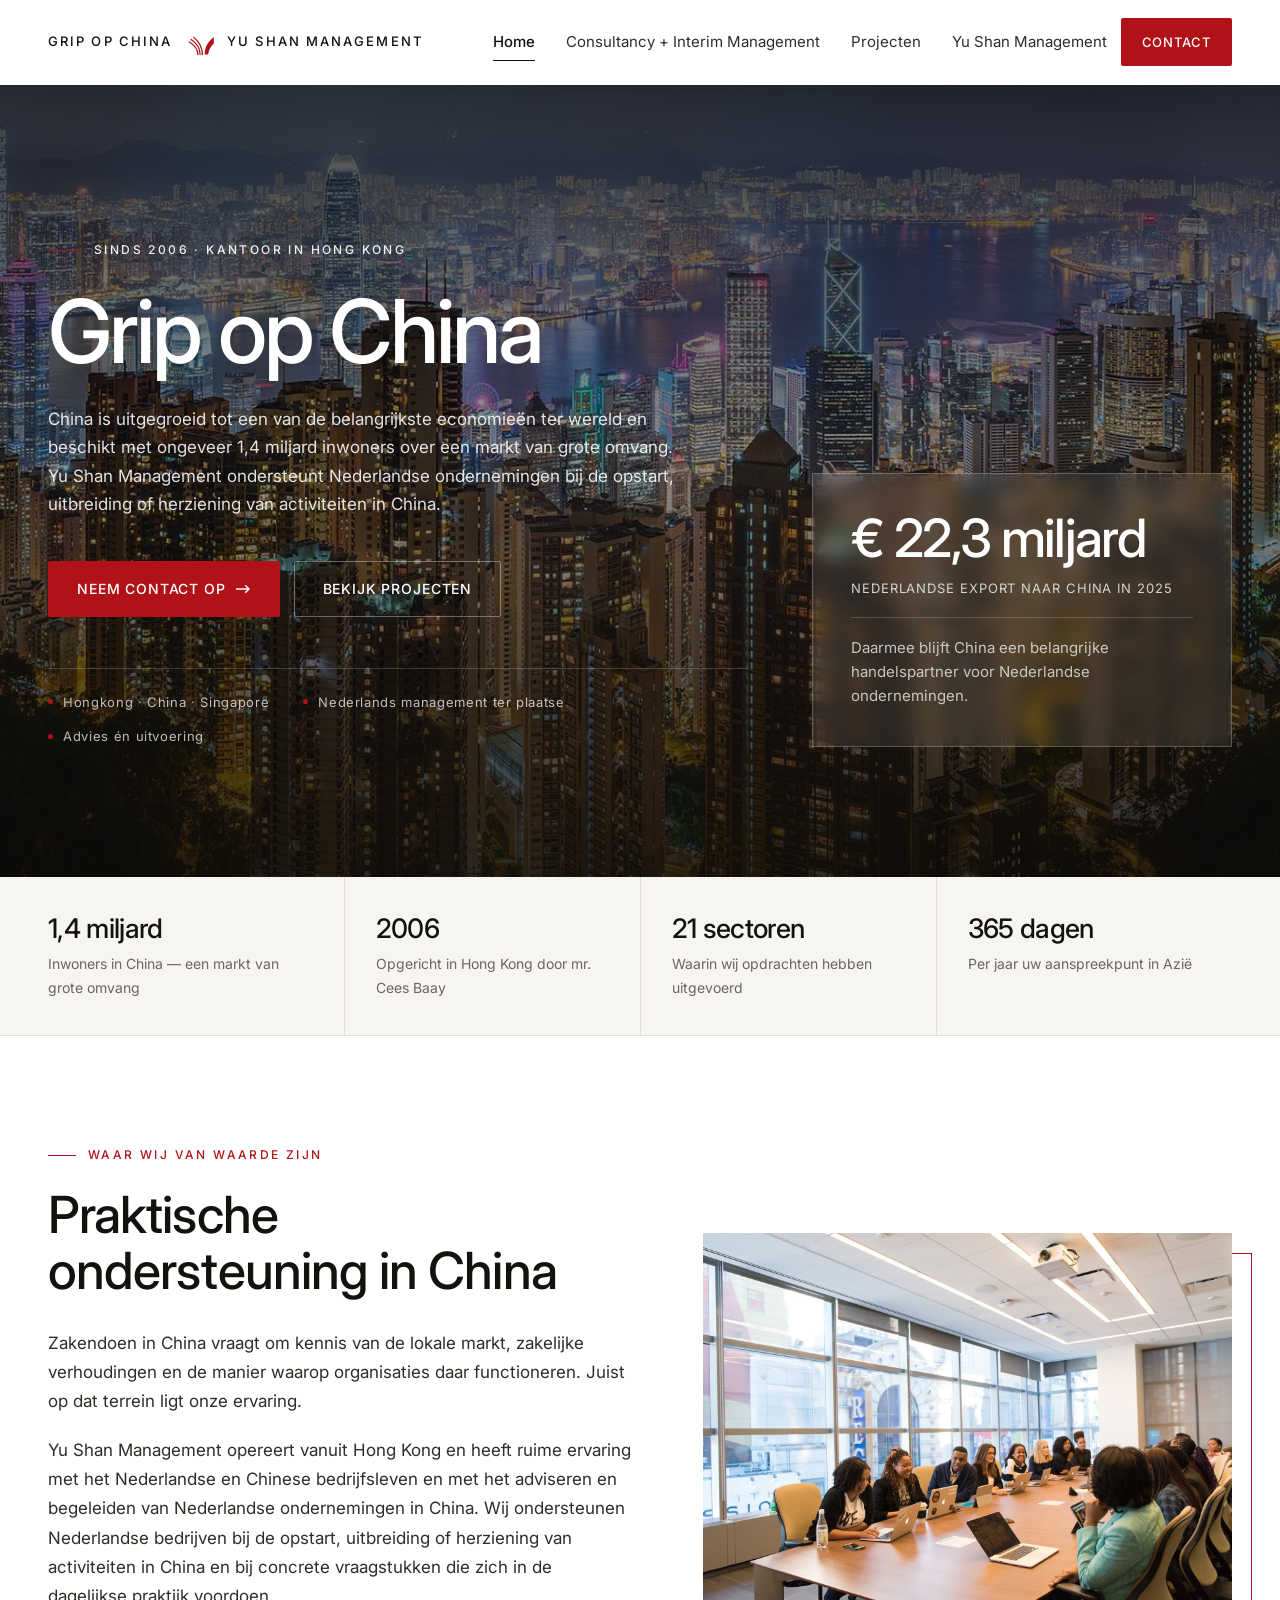
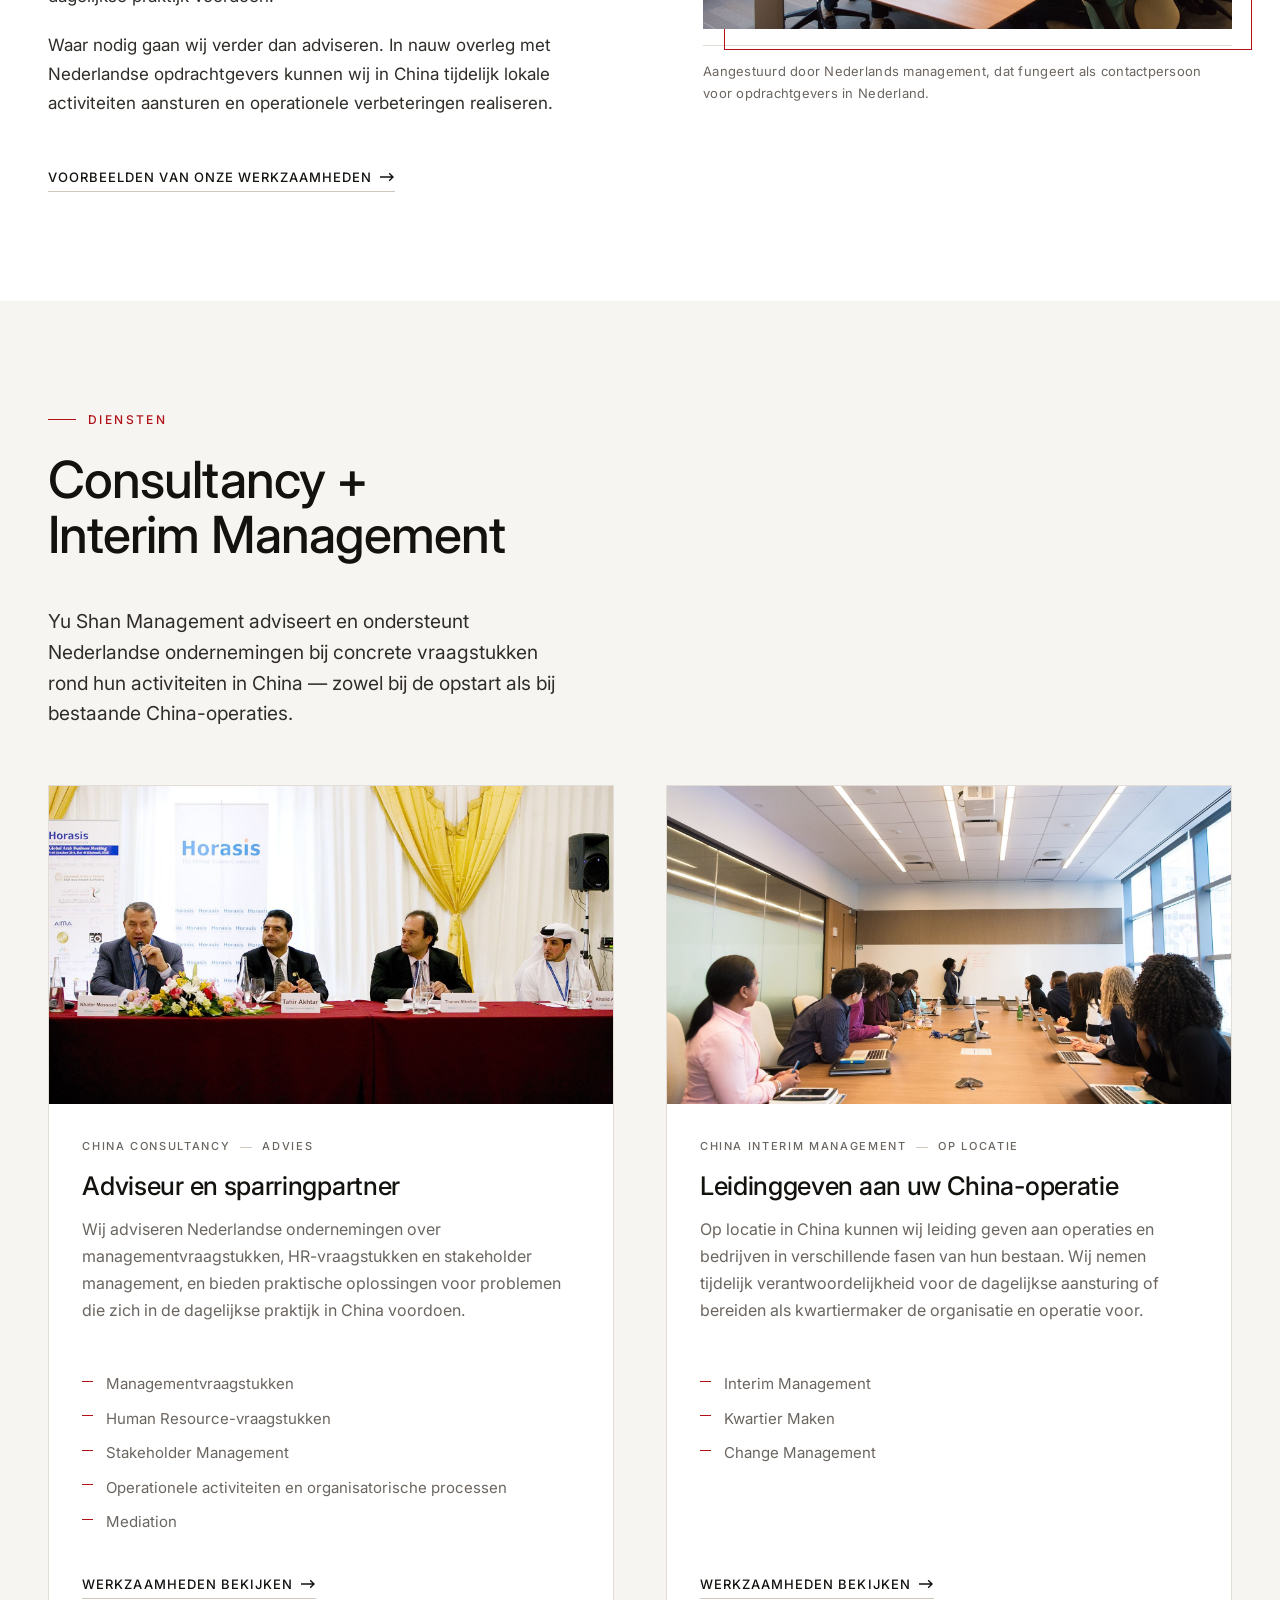
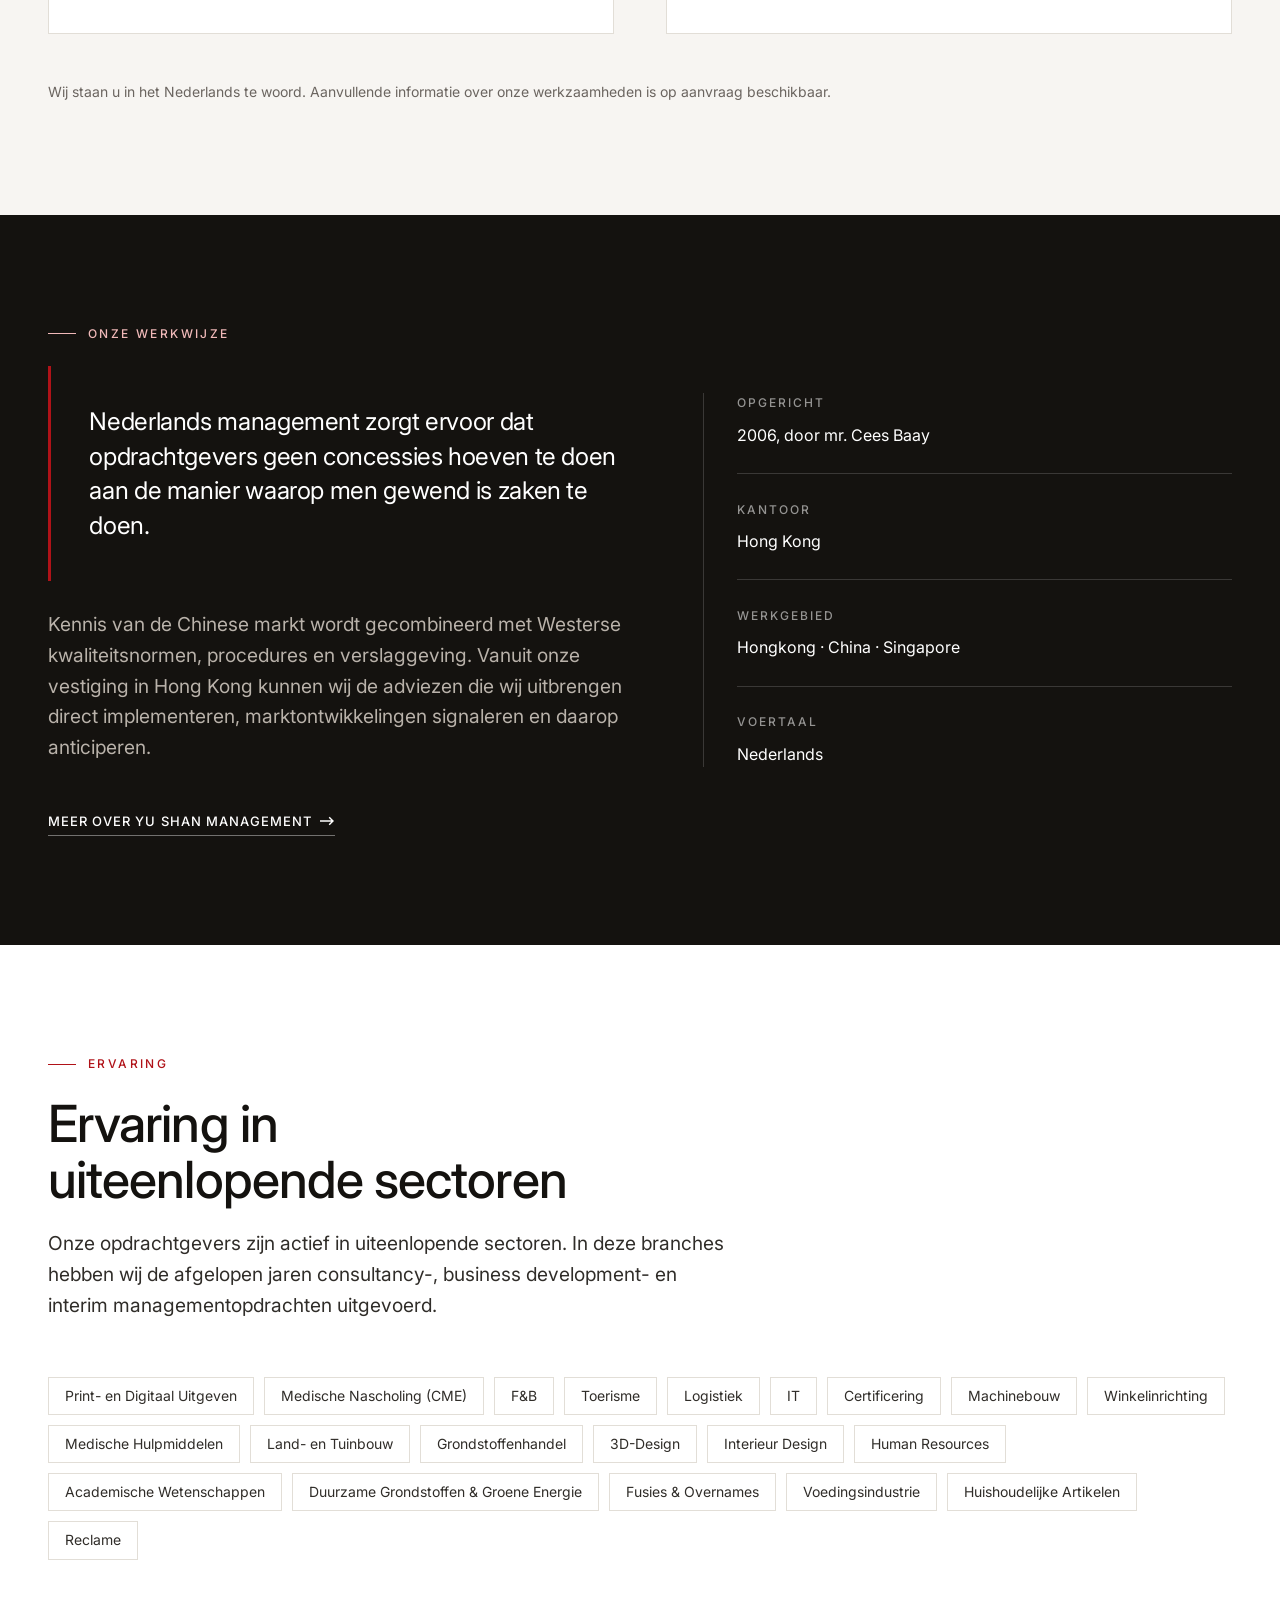
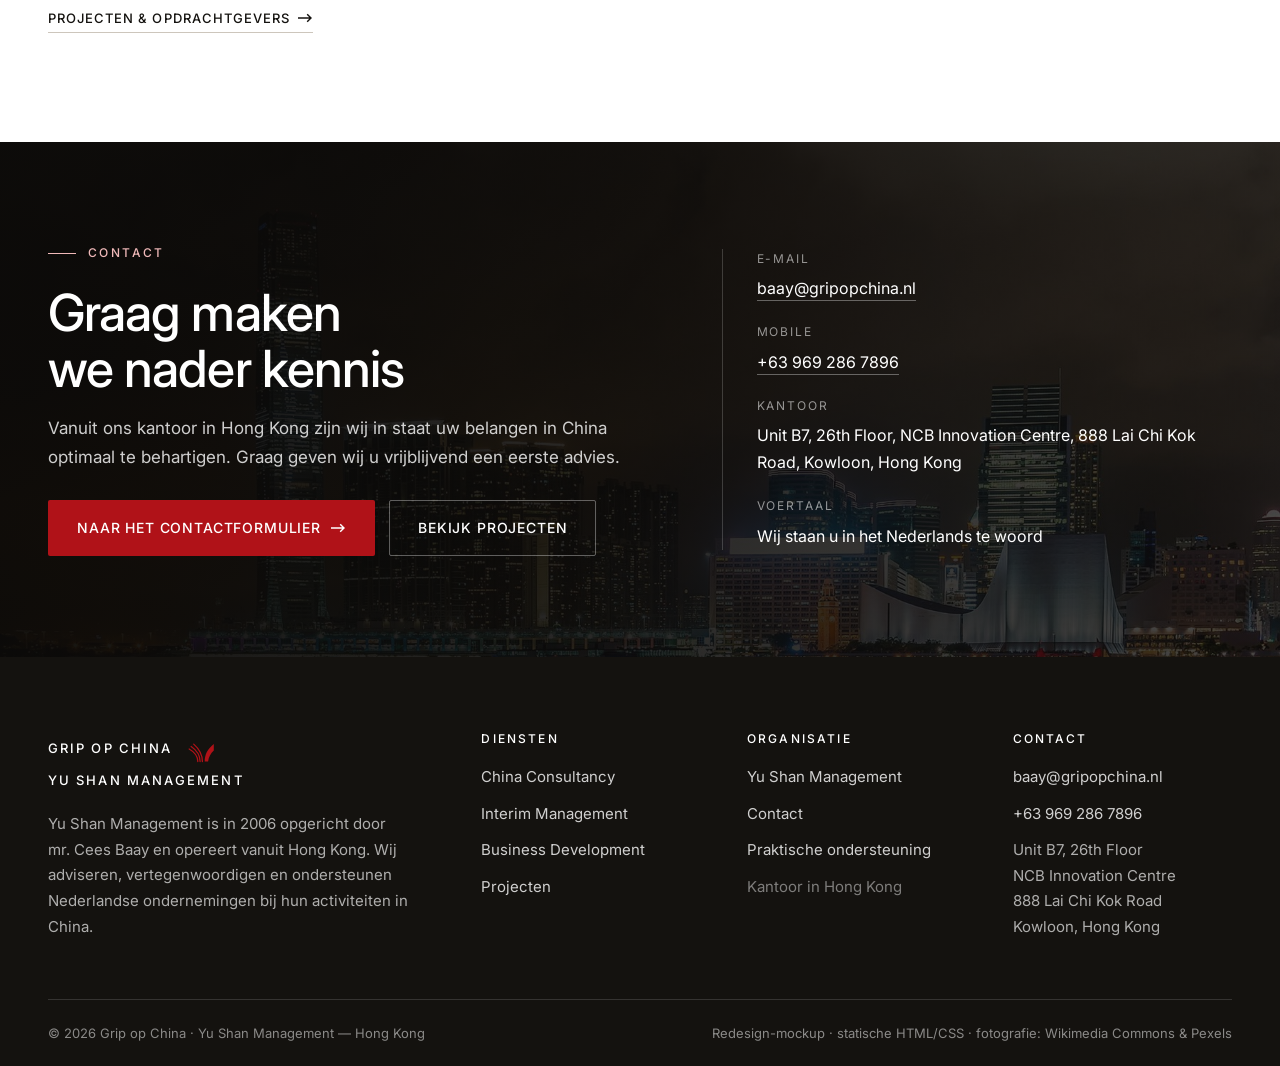
<file: index.html>
<!doctype html>
<html lang="nl">
<head>
<meta charset="utf-8">
<meta name="viewport" content="width=device-width, initial-scale=1">
<title>Grip op China | Yu Shan Management — Praktische ondersteuning in China</title>
<meta name="description" content="Yu Shan Management ondersteunt Nederlandse ondernemingen bij hun activiteiten in China: consultancy, interim management en business development, aangestuurd door Nederlands management vanuit Hong Kong.">
<meta name="theme-color" content="#b01218">
<link rel="canonical" href="index.html">
<link rel="icon" href="data:image/svg+xml,%3Csvg xmlns='http://www.w3.org/2000/svg' viewBox='0 0 46 46'%3E%3Cg fill='none' stroke='%23b01218' stroke-width='2' stroke-linecap='round'%3E%3Cpath d='M20 43C20 35 15.4 28.4 6.5 23.4'/%3E%3Cpath d='M23.6 43C23.6 33.6 18.4 25.6 9.6 19.6'/%3E%3Cpath d='M27.2 43C27.2 32 21.6 22.8 13.6 15.8'/%3E%3C/g%3E%3Cpath fill='%23b01218' d='M30.8 43c0-10.6 4.2-19.6 14.2-27.4v10.2c-4.9 4.7-8 10.2-8.9 17.2z'/%3E%3C/svg%3E">
<link rel="preconnect" href="https://fonts.googleapis.com">
<link rel="preconnect" href="https://fonts.gstatic.com" crossorigin>
<link rel="stylesheet" href="https://fonts.googleapis.com/css2?family=Inter:wght@400;500;600&display=swap">
<link rel="stylesheet" href="assets/css/styles.css">
<script>document.documentElement.classList.add('js');</script>
</head>
<body>
<a class="skip-link" href="#main">Direct naar de inhoud</a>

<header class="site-header" id="siteHeader">
  <div class="container header__inner">
    <a class="brand" href="index.html" aria-label="Grip op China — Yu Shan Management, naar de homepage">
      <span class="brand__word">Grip op China</span>
      <svg class="brand__mark" viewBox="0 0 46 46" aria-hidden="true" focusable="false">
        <g fill="none" stroke="#b01218" stroke-width="2" stroke-linecap="round">
          <path d="M20 43C20 35 15.4 28.4 6.5 23.4"/>
          <path d="M23.6 43C23.6 33.6 18.4 25.6 9.6 19.6"/>
          <path d="M27.2 43C27.2 32 21.6 22.8 13.6 15.8"/>
        </g>
        <path fill="#b01218" d="M30.8 43c0-10.6 4.2-19.6 14.2-27.4v10.2c-4.9 4.7-8 10.2-8.9 17.2z"/>
      </svg>
      <span class="brand__word brand__word--last">Yu Shan Management</span>
    </a>

    <div class="header__actions">
      <nav class="nav" id="primaryNav" aria-label="Hoofdmenu">
        <ul class="nav__list">
          <li class="nav__item"><a class="nav__link" href="index.html" aria-current="page">Home</a></li>
          <li class="nav__item"><a class="nav__link" href="#diensten">Consultancy&nbsp;+ Interim Management</a></li>
          <li class="nav__item"><a class="nav__link" href="projecten.html">Projecten</a></li>
          <li class="nav__item"><a class="nav__link" href="yushanmanagement-contact.html">Yu Shan Management</a></li>
          <li class="nav__item nav__item--cta"><a class="btn btn--accent btn--sm" href="yushanmanagement-contact.html#contact">Neem contact op</a></li>
        </ul>
      </nav>
      <a class="btn btn--accent btn--sm header__cta" href="yushanmanagement-contact.html#contact">Contact</a>
      <button class="nav-toggle" type="button" aria-expanded="false" aria-controls="primaryNav">
        Menu <span class="nav-toggle__bars" aria-hidden="true"></span>
      </button>
    </div>
  </div>
</header>

<main id="main">

  <!-- Hero -->
  <section class="hero hero--home">
    <div class="hero__media">
      <img src="assets/img/hero-hongkong-night.jpg" alt="Nachtelijke skyline van Hong Kong boven de Victoria Harbour" width="1800" height="851" fetchpriority="high">
    </div>
    <div class="container hero__inner">
      <div class="hero__body">
        <div class="hero__copy">
          <p class="eyebrow">Sinds 2006 · Kantoor in Hong Kong</p>
          <h1 class="hero__title--xl">Grip op China</h1>
          <p class="hero__lede">China is uitgegroeid tot een van de belangrijkste economieën ter wereld en beschikt met ongeveer 1,4 miljard inwoners over een markt van grote omvang. Yu Shan Management ondersteunt Nederlandse ondernemingen bij de opstart, uitbreiding of herziening van activiteiten in China.</p>
          <div class="btn-row">
            <a class="btn btn--accent" href="yushanmanagement-contact.html#contact">
              Neem contact op
              <svg width="15" height="10" viewBox="0 0 15 10" aria-hidden="true"><path fill="none" stroke="currentColor" stroke-width="1.4" d="M0 5h13M9.2 1.2 13 5l-3.8 3.8"/></svg>
            </a>
            <a class="btn btn--ghost-invert" href="projecten.html">Bekijk projecten</a>
          </div>
          <p class="hero__meta">
            <span>Hongkong · China · Singapore</span>
            <span>Nederlands management ter plaatse</span>
            <span>Advies én uitvoering</span>
          </p>
        </div>

        <aside class="fact-card">
          <span class="fact-card__value">€ 22,3 miljard</span>
          <span class="fact-card__label">Nederlandse export naar China in 2025</span>
          <p class="fact-card__note">Daarmee blijft China een belangrijke handelspartner voor Nederlandse ondernemingen.</p>
        </aside>
      </div>
    </div>
  </section>

  <!-- Kerncijfers -->
  <section class="fact-bar">
    <div class="container fact-bar__inner">
      <div class="fact">
        <span class="fact__value">1,4 miljard</span>
        <span class="fact__label">Inwoners in China — een markt van grote omvang</span>
      </div>
      <div class="fact">
        <span class="fact__value">2006</span>
        <span class="fact__label">Opgericht in Hong Kong door mr. Cees Baay</span>
      </div>
      <div class="fact">
        <span class="fact__value">21 sectoren</span>
        <span class="fact__label">Waarin wij opdrachten hebben uitgevoerd</span>
      </div>
      <div class="fact">
        <span class="fact__value">365 dagen</span>
        <span class="fact__label">Per jaar uw aanspreekpunt in Azië</span>
      </div>
    </div>
  </section>
  <!-- Praktische ondersteuning -->
  <section class="section" id="ondersteuning">
    <div class="container">
      <div class="split split--text-first">
        <div class="reveal">
          <p class="eyebrow">Waar wij van waarde zijn</p>
          <h2 class="balance">Praktische ondersteuning in China</h2>
          <div class="prose prose--lg">
            <p>Zakendoen in China vraagt om kennis van de lokale markt, zakelijke verhoudingen en de manier waarop organisaties daar functioneren. Juist op dat terrein ligt onze ervaring.</p>
            <p>Yu Shan Management opereert vanuit Hong Kong en heeft ruime ervaring met het Nederlandse en Chinese bedrijfsleven en met het adviseren en begeleiden van Nederlandse ondernemingen in China. Wij ondersteunen Nederlandse bedrijven bij de opstart, uitbreiding of herziening van activiteiten in China en bij concrete vraagstukken die zich in de dagelijkse praktijk voordoen.</p>
            <p>Waar nodig gaan wij verder dan adviseren. In nauw overleg met Nederlandse opdrachtgevers kunnen wij in China tijdelijk lokale activiteiten aansturen en operationele verbeteringen realiseren.</p>
          </div>
          <p class="mt-lg">
            <a class="link-arrow" href="projecten.html">
              Voorbeelden van onze werkzaamheden
              <svg width="15" height="10" viewBox="0 0 15 10" aria-hidden="true"><path fill="none" stroke="currentColor" stroke-width="1.4" d="M0 5h13M9.2 1.2 13 5l-3.8 3.8"/></svg>
            </a>
          </p>
        </div>
        <div class="reveal">
          <figure>
            <div class="figure figure--4x3 figure--framed">
              <img src="assets/img/meeting-room.jpg" alt="Overleg in een vergaderruimte met een internationaal gezelschap" width="1800" height="1202" loading="lazy">
            </div>
            <figcaption class="figcaption">Aangestuurd door Nederlands management, dat fungeert als contactpersoon voor opdrachtgevers in Nederland.</figcaption>
          </figure>
        </div>
      </div>
    </div>
  </section>
  <!-- Diensten -->
  <section class="section section--sand" id="diensten">
    <div class="container">
      <div class="section-head">
        <div class="section-head__text">
          <p class="eyebrow">Diensten</p>
          <h2 class="balance">Consultancy + Interim Management</h2>
        </div>
        <p class="lede max-44">Yu Shan Management adviseert en ondersteunt Nederlandse ondernemingen bij concrete vraagstukken rond hun activiteiten in China — zowel bij de opstart als bij bestaande China-operaties.</p>
      </div>

      <div class="grid grid--2">
        <article class="card card--panel reveal">
          <div class="figure figure--16x9 figure--zoom">
            <img src="assets/img/boardroom-dialogue.jpg" alt="Adviesgesprek aan een vergadertafel" width="1800" height="1200" loading="lazy">
          </div>
          <div class="card__body">
            <p class="card__meta"><span>China Consultancy</span><span>Advies</span></p>
            <h3 class="card__title">Adviseur en sparringpartner</h3>
            <p class="card__text">Wij adviseren Nederlandse ondernemingen over managementvraagstukken, HR-vraagstukken en stakeholder management, en bieden praktische oplossingen voor problemen die zich in de dagelijkse praktijk in China voordoen.</p>
            <ul class="card-list card-list--ticks mt-md">
              <li>Managementvraagstukken</li>
              <li>Human Resource-vraagstukken</li>
              <li>Stakeholder Management</li>
              <li>Operationele activiteiten en organisatorische processen</li>
              <li>Mediation</li>
            </ul>
            <div class="card__foot">
              <a class="link-arrow" href="projecten.html">
                Werkzaamheden bekijken
                <svg width="15" height="10" viewBox="0 0 15 10" aria-hidden="true"><path fill="none" stroke="currentColor" stroke-width="1.4" d="M0 5h13M9.2 1.2 13 5l-3.8 3.8"/></svg>
              </a>
            </div>
          </div>
        </article>

        <article class="card card--panel reveal">
          <div class="figure figure--16x9 figure--zoom">
            <img src="assets/img/meeting-team.jpg" alt="Teamoverleg met laptops in een modern kantoor" width="1800" height="1202" loading="lazy">
          </div>
          <div class="card__body">
            <p class="card__meta"><span>China Interim Management</span><span>Op locatie</span></p>
            <h3 class="card__title">Leidinggeven aan uw China-operatie</h3>
            <p class="card__text">Op locatie in China kunnen wij leiding geven aan operaties en bedrijven in verschillende fasen van hun bestaan. Wij nemen tijdelijk verantwoordelijkheid voor de dagelijkse aansturing of bereiden als kwartiermaker de organisatie en operatie voor.</p>
            <ul class="card-list card-list--ticks mt-md">
              <li>Interim Management</li>
              <li>Kwartier Maken</li>
              <li>Change Management</li>
            </ul>
            <div class="card__foot">
              <a class="link-arrow" href="projecten.html">
                Werkzaamheden bekijken
                <svg width="15" height="10" viewBox="0 0 15 10" aria-hidden="true"><path fill="none" stroke="currentColor" stroke-width="1.4" d="M0 5h13M9.2 1.2 13 5l-3.8 3.8"/></svg>
              </a>
            </div>
          </div>
        </article>
      </div>

      <p class="mt-lg"><span class="muted small">Wij staan u in het Nederlands te woord. Aanvullende informatie over onze werkzaamheden is op aanvraag beschikbaar.</span></p>
    </div>
  </section>
  <!-- Werkwijze -->
  <section class="section section--ink">
    <div class="container">
      <div class="split split--text-first">
        <div class="reveal">
          <p class="eyebrow">Onze werkwijze</p>
          <blockquote class="pull-quote">Nederlands management zorgt ervoor dat opdrachtgevers geen concessies hoeven te doen aan de manier waarop men gewend is zaken te doen.</blockquote>
          <p class="lede mt-md">Kennis van de Chinese markt wordt gecombineerd met Westerse kwaliteitsnormen, procedures en verslaggeving. Vanuit onze vestiging in Hong Kong kunnen wij de adviezen die wij uitbrengen direct implementeren, marktontwikkelingen signaleren en daarop anticiperen.</p>
          <p class="mt-lg">
            <a class="link-arrow" href="yushanmanagement-contact.html">
              Meer over Yu Shan Management
              <svg width="15" height="10" viewBox="0 0 15 10" aria-hidden="true"><path fill="none" stroke="currentColor" stroke-width="1.4" d="M0 5h13M9.2 1.2 13 5l-3.8 3.8"/></svg>
            </a>
          </p>
        </div>
        <div class="split__side reveal">
          <dl class="info-list">
            <div class="info-list__item">
              <dt>Opgericht</dt>
              <dd class="info-list__value">2006, door mr. Cees Baay</dd>
            </div>
            <div class="info-list__item">
              <dt>Kantoor</dt>
              <dd class="info-list__value">Hong Kong</dd>
            </div>
            <div class="info-list__item">
              <dt>Werkgebied</dt>
              <dd class="info-list__value">Hongkong · China · Singapore</dd>
            </div>
            <div class="info-list__item">
              <dt>Voertaal</dt>
              <dd class="info-list__value">Nederlands</dd>
            </div>
          </dl>
        </div>
      </div>
    </div>
  </section>
  <!-- Sectoren -->
  <section class="section">
    <div class="container">
      <div class="section-head">
        <div class="section-head__text">
          <p class="eyebrow">Ervaring</p>
          <h2 class="balance">Ervaring in uiteenlopende sectoren</h2>
          <p class="lede">Onze opdrachtgevers zijn actief in uiteenlopende sectoren. In deze branches hebben wij de afgelopen jaren consultancy-, business development- en interim managementopdrachten uitgevoerd.</p>
        </div>
      </div>

      <ul class="pill-row reveal">
        <li><span class="pill">Print- en Digitaal Uitgeven</span></li>
        <li><span class="pill">Medische Nascholing (CME)</span></li>
        <li><span class="pill">F&amp;B</span></li>
        <li><span class="pill">Toerisme</span></li>
        <li><span class="pill">Logistiek</span></li>
        <li><span class="pill">IT</span></li>
        <li><span class="pill">Certificering</span></li>
        <li><span class="pill">Machinebouw</span></li>
        <li><span class="pill">Winkelinrichting</span></li>
        <li><span class="pill">Medische Hulpmiddelen</span></li>
        <li><span class="pill">Land- en Tuinbouw</span></li>
        <li><span class="pill">Grondstoffenhandel</span></li>
        <li><span class="pill">3D-Design</span></li>
        <li><span class="pill">Interieur Design</span></li>
        <li><span class="pill">Human Resources</span></li>
        <li><span class="pill">Academische Wetenschappen</span></li>
        <li><span class="pill">Duurzame Grondstoffen &amp; Groene Energie</span></li>
        <li><span class="pill">Fusies &amp; Overnames</span></li>
        <li><span class="pill">Voedingsindustrie</span></li>
        <li><span class="pill">Huishoudelijke Artikelen</span></li>
        <li><span class="pill">Reclame</span></li>
      </ul>

      <p class="mt-lg">
        <a class="link-arrow" href="projecten.html">
          Projecten &amp; opdrachtgevers
          <svg width="15" height="10" viewBox="0 0 15 10" aria-hidden="true"><path fill="none" stroke="currentColor" stroke-width="1.4" d="M0 5h13M9.2 1.2 13 5l-3.8 3.8"/></svg>
        </a>
      </p>
    </div>
  </section>
  <!-- Contact-CTA -->
  <section class="cta-band">
    <div class="cta-band__media">
      <img src="assets/img/skyline-hongkong-icc.jpg" alt="International Commerce Centre aan de Victoria Harbour in Hong Kong" width="1800" height="1052" loading="lazy">
    </div>
    <div class="container cta-band__inner">
      <div class="reveal">
        <p class="eyebrow">Contact</p>
        <h2 class="balance">Graag maken we nader kennis</h2>
        <p>Vanuit ons kantoor in Hong Kong zijn wij in staat uw belangen in China optimaal te behartigen. Graag geven wij u vrijblijvend een eerste advies.</p>
        <div class="btn-row mt-md">
          <a class="btn btn--accent" href="yushanmanagement-contact.html#contact">
            Naar het contactformulier
            <svg width="15" height="10" viewBox="0 0 15 10" aria-hidden="true"><path fill="none" stroke="currentColor" stroke-width="1.4" d="M0 5h13M9.2 1.2 13 5l-3.8 3.8"/></svg>
          </a>
          <a class="btn btn--ghost-invert" href="projecten.html">Bekijk projecten</a>
        </div>
      </div>
      <dl class="cta-band__aside reveal">
        <dt>E-mail</dt>
        <dd><a href="mailto:baay@gripopchina.nl">baay@gripopchina.nl</a></dd>
        <dt>Mobile</dt>
        <dd><a href="tel:+639692867896">+63 969 286 7896</a></dd>
        <dt>Kantoor</dt>
        <dd>Unit B7, 26th Floor, NCB Innovation Centre, 888 Lai Chi Kok Road, Kowloon, Hong Kong</dd>
        <dt>Voertaal</dt>
        <dd>Wij staan u in het Nederlands te woord</dd>
      </dl>
    </div>
  </section>

</main>

<footer class="site-footer">
  <div class="container">
    <div class="footer__top">
      <div>
        <span class="brand brand--invert brand--footer">
          <span class="brand__word">Grip op China</span>
          <svg class="brand__mark" viewBox="0 0 46 46" aria-hidden="true" focusable="false">
            <g fill="none" stroke="#b01218" stroke-width="2" stroke-linecap="round">
              <path d="M20 43C20 35 15.4 28.4 6.5 23.4"/>
              <path d="M23.6 43C23.6 33.6 18.4 25.6 9.6 19.6"/>
              <path d="M27.2 43C27.2 32 21.6 22.8 13.6 15.8"/>
            </g>
            <path fill="#b01218" d="M30.8 43c0-10.6 4.2-19.6 14.2-27.4v10.2c-4.9 4.7-8 10.2-8.9 17.2z"/>
          </svg>
          <span class="brand__word brand__word--last">Yu Shan Management</span>
        </span>
        <p class="footer__about">Yu Shan Management is in 2006 opgericht door mr. Cees Baay en opereert vanuit Hong Kong. Wij adviseren, vertegenwoordigen en ondersteunen Nederlandse ondernemingen bij hun activiteiten in China.</p>
      </div>

      <div>
        <h2 class="footer__title">Diensten</h2>
        <ul class="footer__list">
          <li><a href="index.html#diensten">China Consultancy</a></li>
          <li><a href="index.html#diensten">Interim Management</a></li>
          <li><a href="index.html#diensten">Business Development</a></li>
          <li><a href="projecten.html">Projecten</a></li>
        </ul>
      </div>

      <div>
        <h2 class="footer__title">Organisatie</h2>
        <ul class="footer__list">
          <li><a href="yushanmanagement-contact.html">Yu Shan Management</a></li>
          <li><a href="yushanmanagement-contact.html#contact">Contact</a></li>
          <li><a href="index.html#ondersteuning">Praktische ondersteuning</a></li>
          <li><span class="muted">Kantoor in Hong Kong</span></li>
        </ul>
      </div>

      <div>
        <h2 class="footer__title">Contact</h2>
        <ul class="footer__list">
          <li><a href="mailto:baay@gripopchina.nl">baay@gripopchina.nl</a></li>
          <li><a href="tel:+639692867896">+63 969 286 7896</a></li>
          <li>Unit B7, 26th Floor<br>NCB Innovation Centre<br>888 Lai Chi Kok Road<br>Kowloon, Hong Kong</li>
        </ul>
      </div>
    </div>

    <div class="footer__bottom">
      <p>© <span data-year>2026</span> Grip op China · Yu Shan Management — Hong Kong</p>
      <p>Redesign-mockup · statische HTML/CSS · fotografie: Wikimedia Commons &amp; Pexels</p>
    </div>
  </div>
</footer>

<script src="assets/js/site.js"></script>
</body>
</html>
</file>
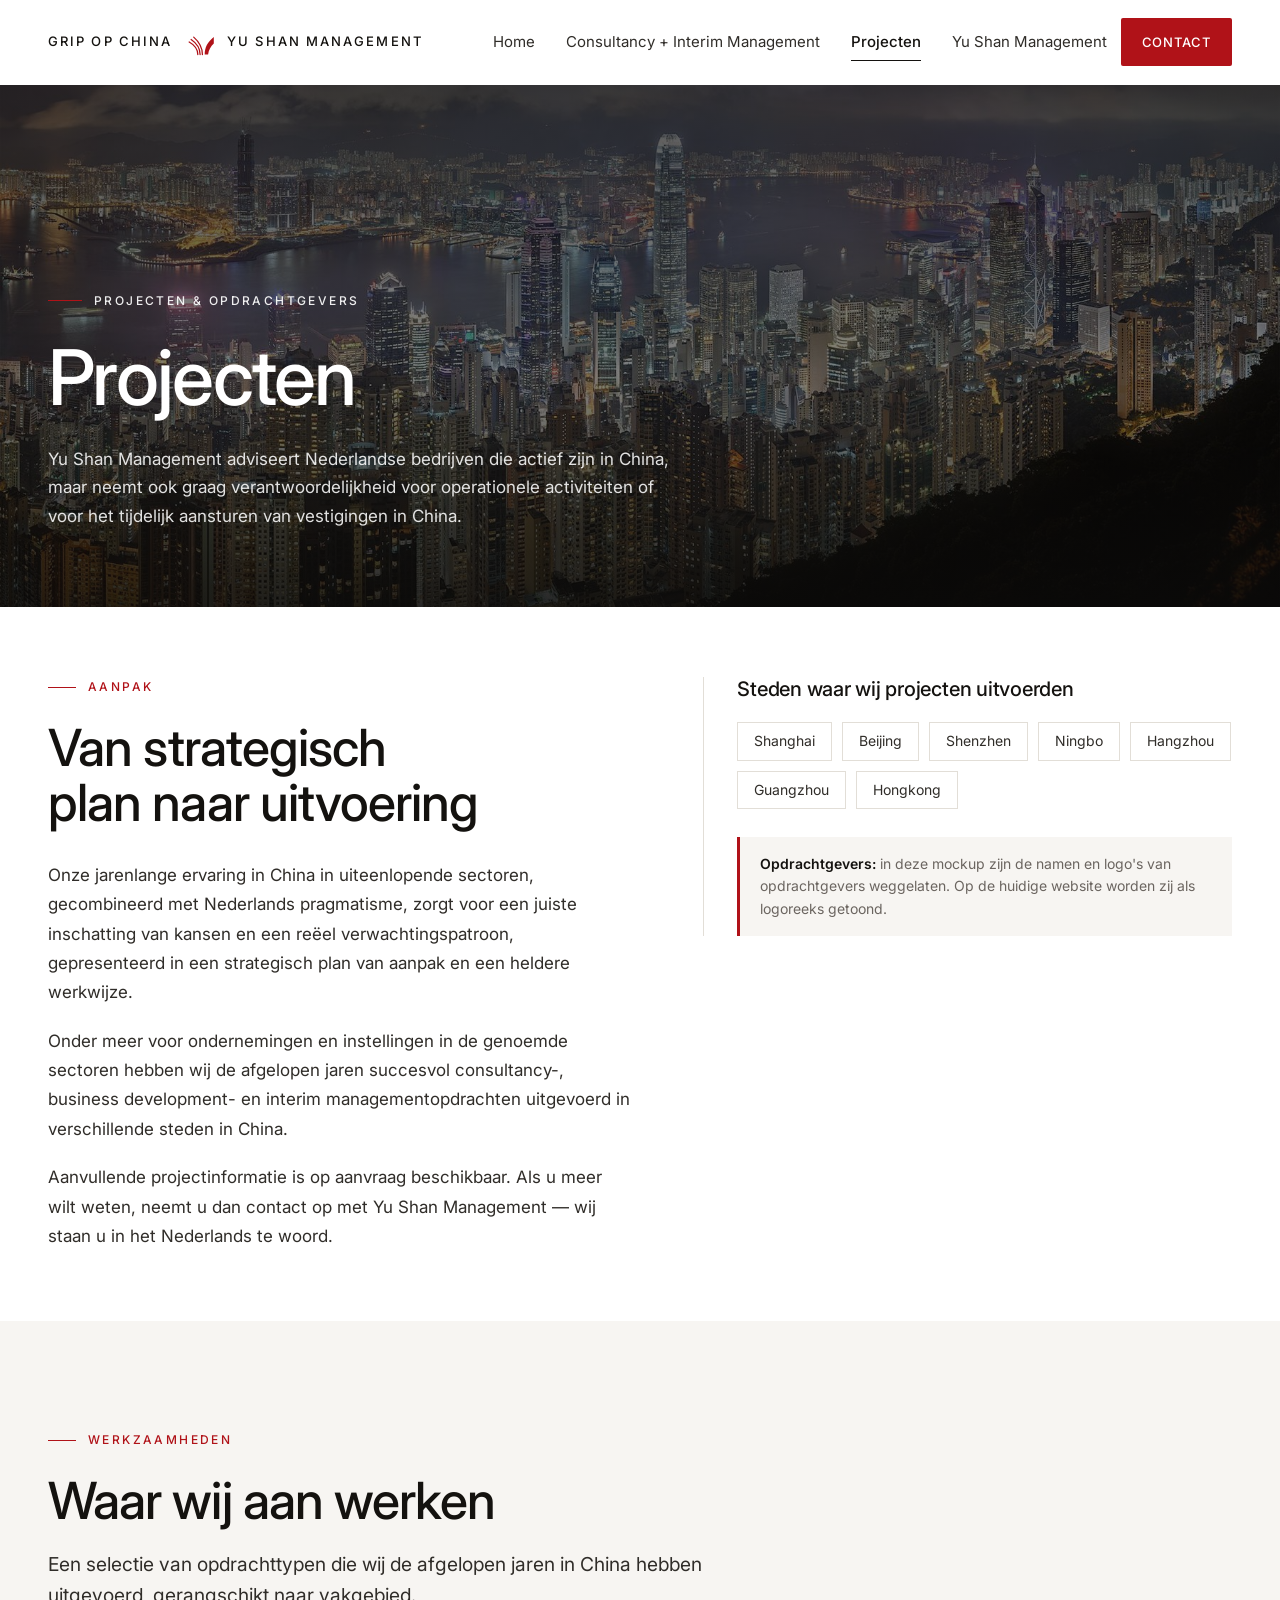
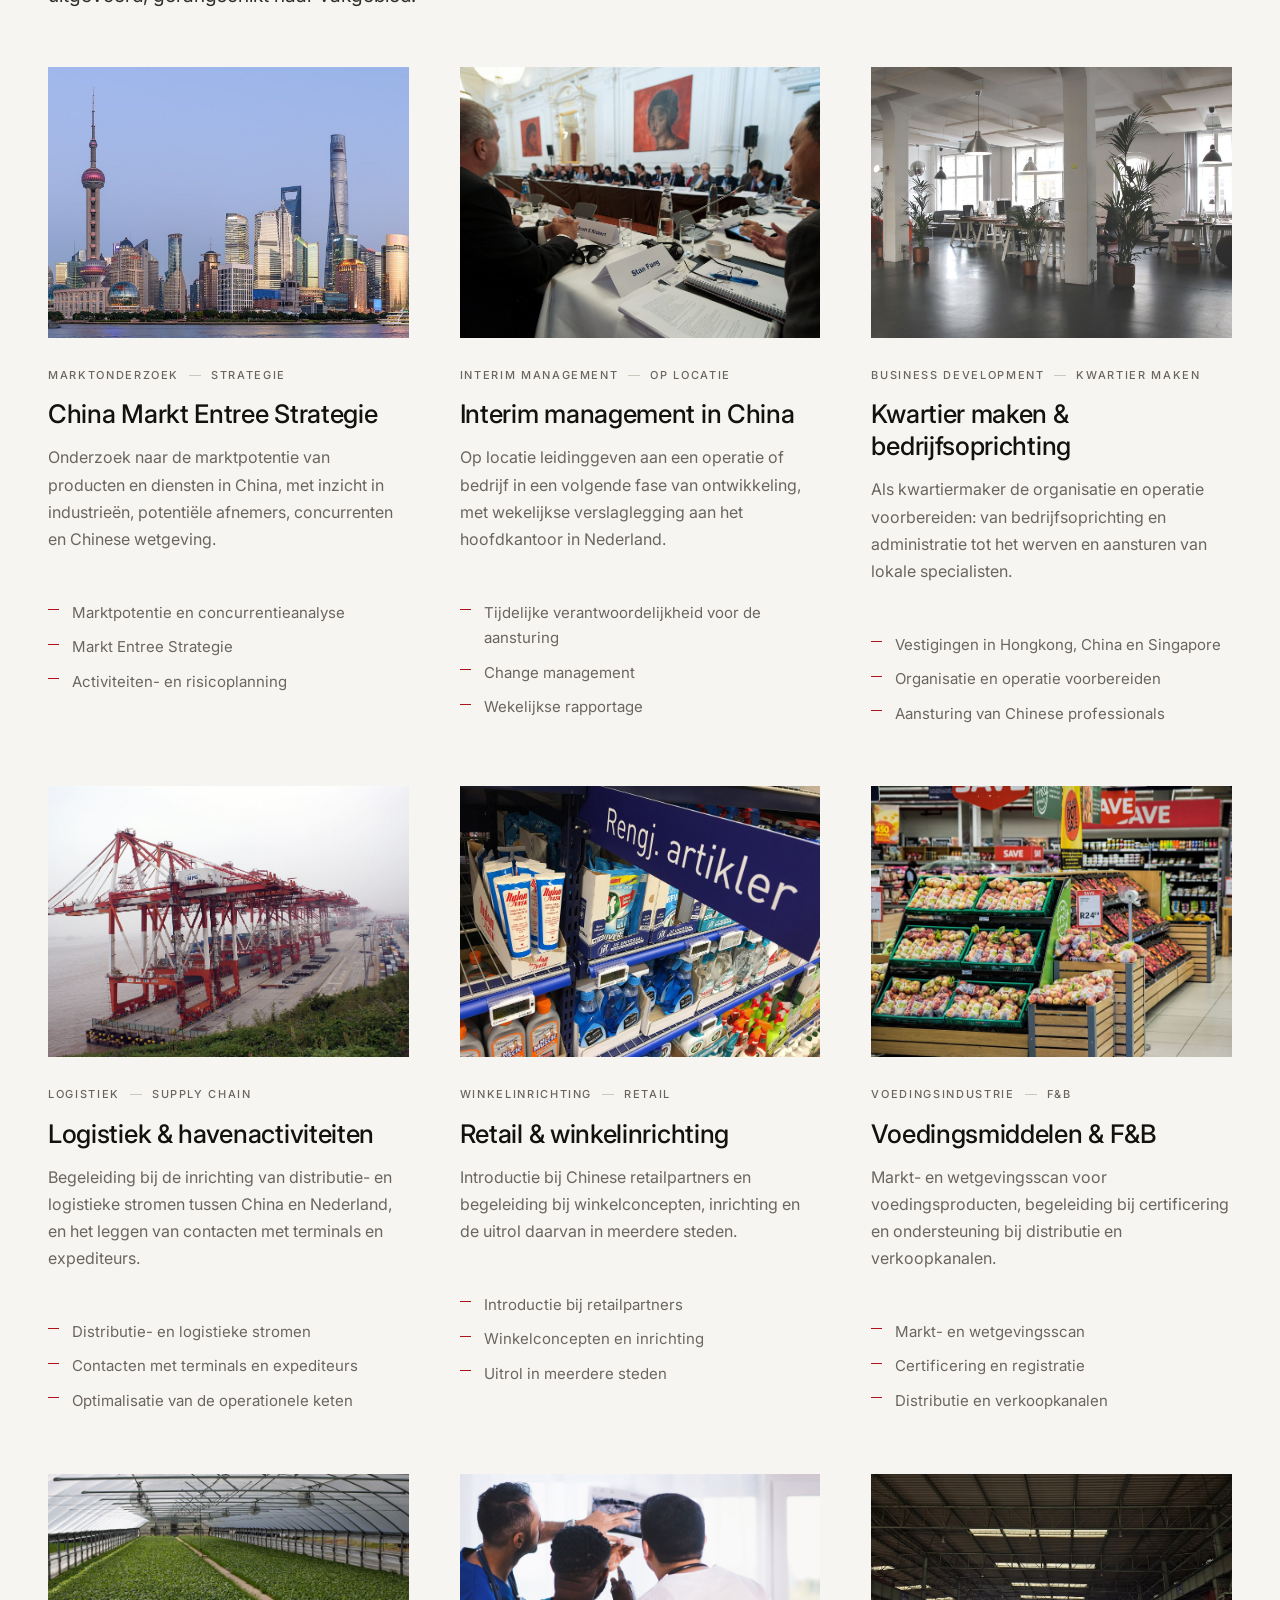
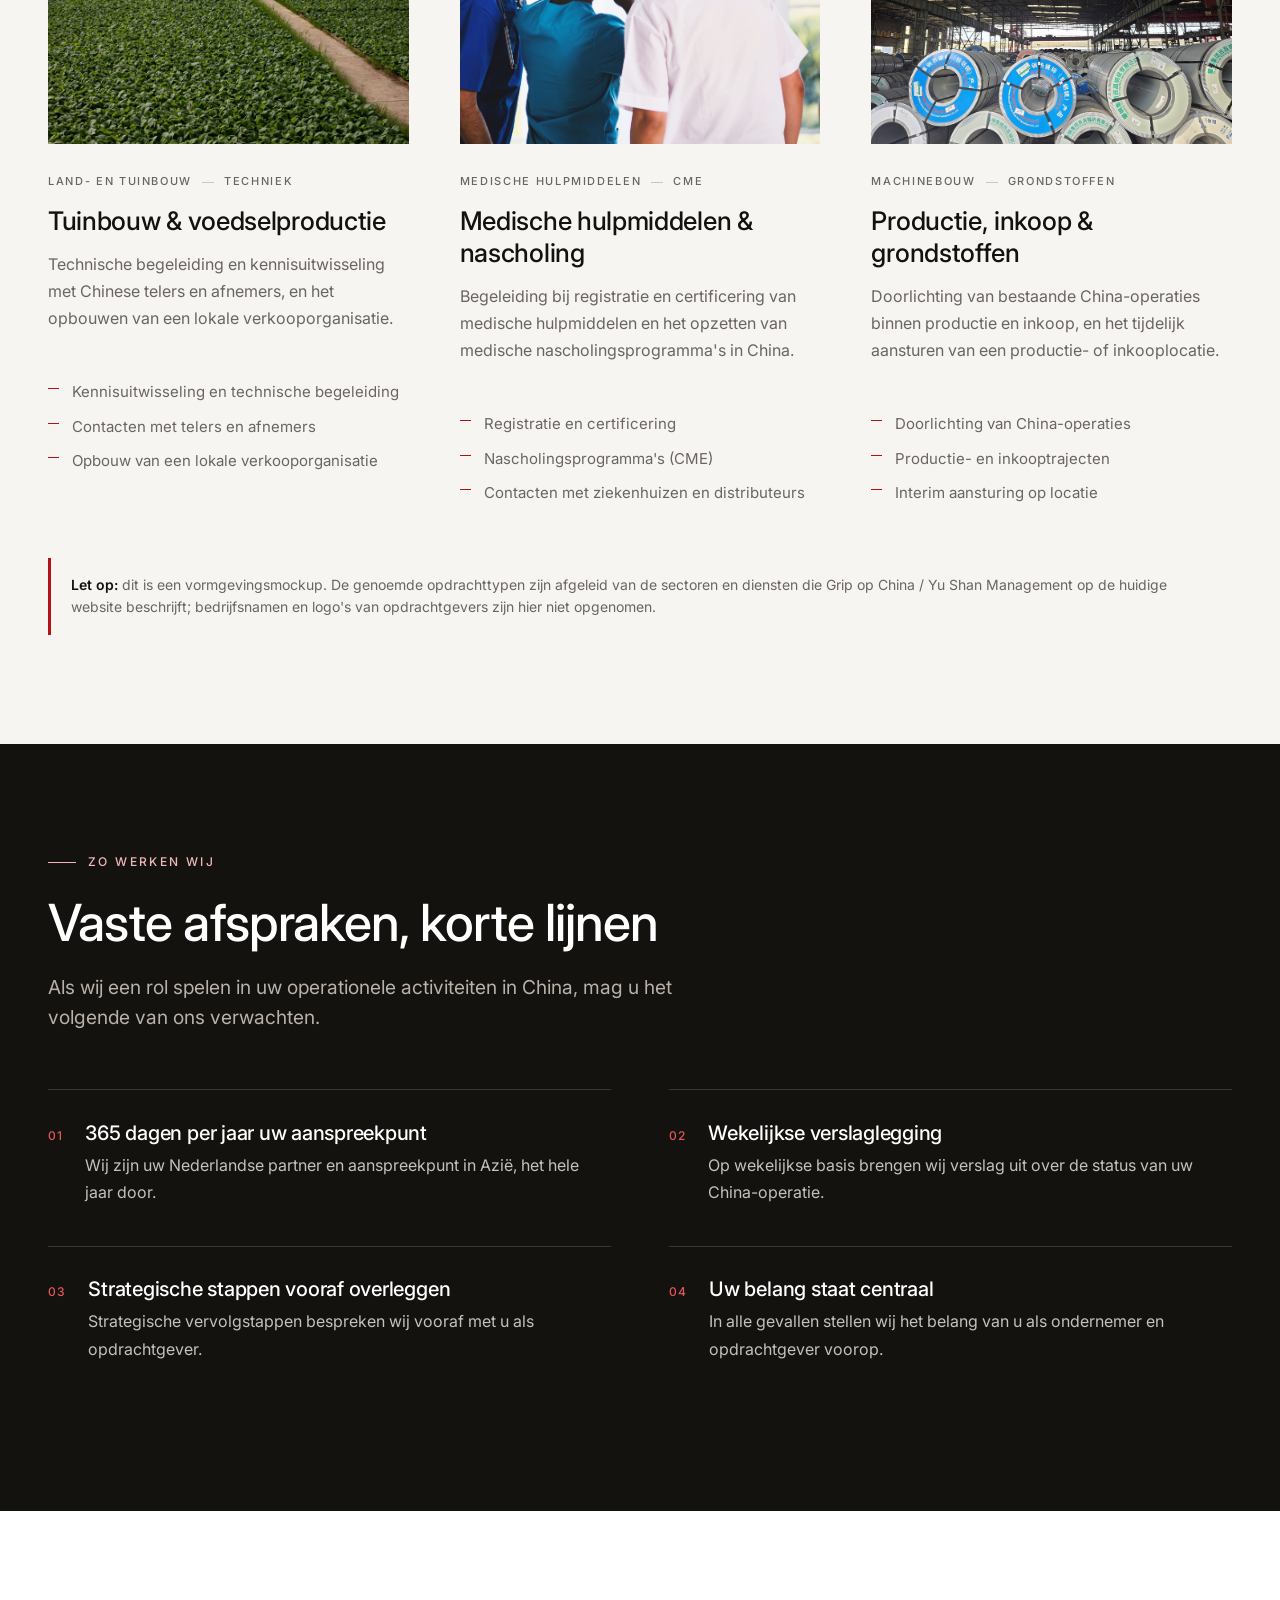
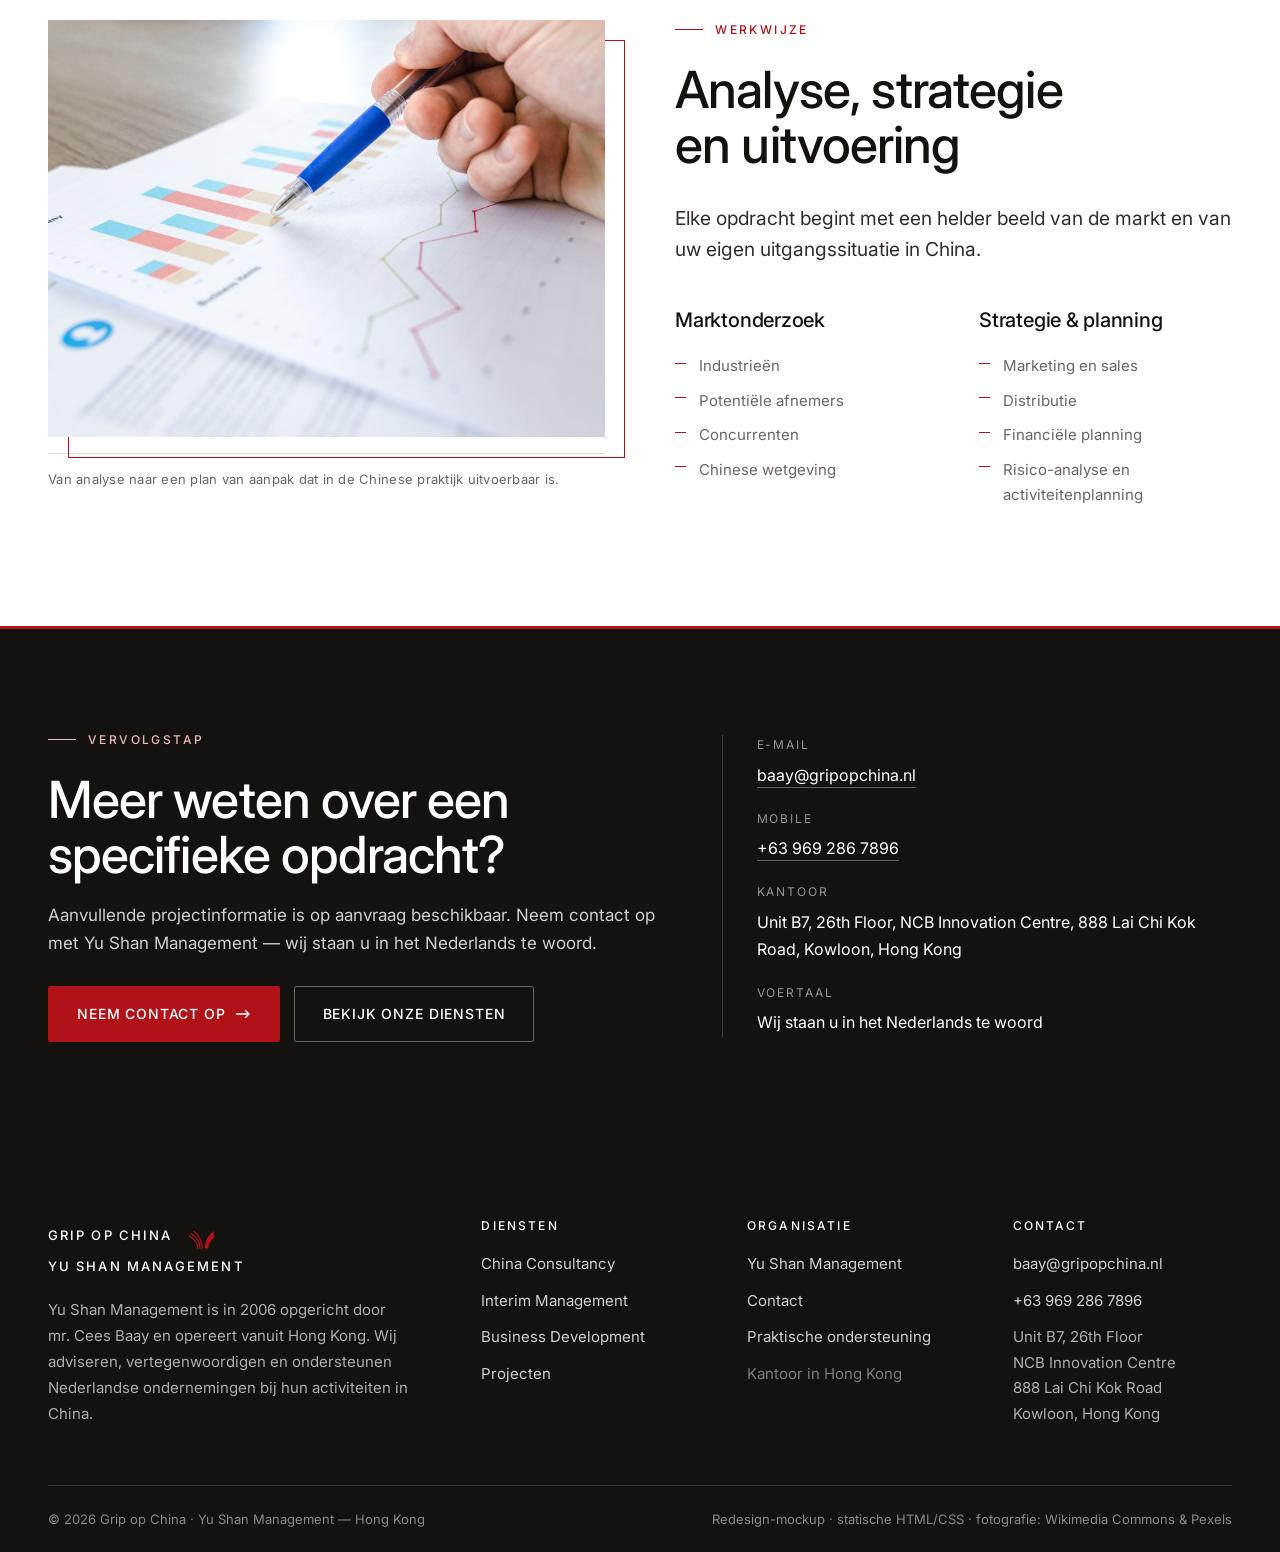
<file: projecten.html>
<!doctype html>
<html lang="nl">
<head>
<meta charset="utf-8">
<meta name="viewport" content="width=device-width, initial-scale=1">
<title>Projecten | Yu Shan Management — Grip op China</title>
<meta name="description" content="Een selectie van de werkzaamheden van Yu Shan Management: consultancy-, business development- en interim managementopdrachten voor Nederlandse ondernemingen in China.">
<meta name="theme-color" content="#b01218">
<link rel="canonical" href="projecten.html">
<link rel="icon" href="data:image/svg+xml,%3Csvg xmlns='http://www.w3.org/2000/svg' viewBox='0 0 46 46'%3E%3Cg fill='none' stroke='%23b01218' stroke-width='2' stroke-linecap='round'%3E%3Cpath d='M20 43C20 35 15.4 28.4 6.5 23.4'/%3E%3Cpath d='M23.6 43C23.6 33.6 18.4 25.6 9.6 19.6'/%3E%3Cpath d='M27.2 43C27.2 32 21.6 22.8 13.6 15.8'/%3E%3C/g%3E%3Cpath fill='%23b01218' d='M30.8 43c0-10.6 4.2-19.6 14.2-27.4v10.2c-4.9 4.7-8 10.2-8.9 17.2z'/%3E%3C/svg%3E">
<link rel="preconnect" href="https://fonts.googleapis.com">
<link rel="preconnect" href="https://fonts.gstatic.com" crossorigin>
<link rel="stylesheet" href="https://fonts.googleapis.com/css2?family=Inter:wght@400;500;600&display=swap">
<link rel="stylesheet" href="assets/css/styles.css">
<script>document.documentElement.classList.add('js');</script>
</head>
<body>
<a class="skip-link" href="#main">Direct naar de inhoud</a>

<header class="site-header" id="siteHeader">
  <div class="container header__inner">
    <a class="brand" href="index.html" aria-label="Grip op China — Yu Shan Management, naar de homepage">
      <span class="brand__word">Grip op China</span>
      <svg class="brand__mark" viewBox="0 0 46 46" aria-hidden="true" focusable="false">
        <g fill="none" stroke="#b01218" stroke-width="2" stroke-linecap="round">
          <path d="M20 43C20 35 15.4 28.4 6.5 23.4"/>
          <path d="M23.6 43C23.6 33.6 18.4 25.6 9.6 19.6"/>
          <path d="M27.2 43C27.2 32 21.6 22.8 13.6 15.8"/>
        </g>
        <path fill="#b01218" d="M30.8 43c0-10.6 4.2-19.6 14.2-27.4v10.2c-4.9 4.7-8 10.2-8.9 17.2z"/>
      </svg>
      <span class="brand__word brand__word--last">Yu Shan Management</span>
    </a>

    <div class="header__actions">
      <nav class="nav" id="primaryNav" aria-label="Hoofdmenu">
        <ul class="nav__list">
          <li class="nav__item"><a class="nav__link" href="index.html">Home</a></li>
          <li class="nav__item"><a class="nav__link" href="index.html#diensten">Consultancy&nbsp;+ Interim Management</a></li>
          <li class="nav__item"><a class="nav__link" href="projecten.html" aria-current="page">Projecten</a></li>
          <li class="nav__item"><a class="nav__link" href="yushanmanagement-contact.html">Yu Shan Management</a></li>
          <li class="nav__item nav__item--cta"><a class="btn btn--accent btn--sm" href="yushanmanagement-contact.html#contact">Neem contact op</a></li>
        </ul>
      </nav>
      <a class="btn btn--accent btn--sm header__cta" href="yushanmanagement-contact.html#contact">Contact</a>
      <button class="nav-toggle" type="button" aria-expanded="false" aria-controls="primaryNav">
        Menu <span class="nav-toggle__bars" aria-hidden="true"></span>
      </button>
    </div>
  </div>
</header>

<main id="main">

  <!-- Paginakop -->
  <section class="hero hero--page">
    <div class="hero__media">
      <img src="assets/img/skyline-hongkong-day.jpg" alt="Skyline van Hong Kong in de schemering" width="1800" height="771" fetchpriority="high">
    </div>
    <div class="container hero__inner">
      <p class="eyebrow">Projecten &amp; opdrachtgevers</p>
      <h1>Projecten</h1>
      <p class="hero__lede">Yu Shan Management adviseert Nederlandse bedrijven die actief zijn in China, maar neemt ook graag verantwoordelijkheid voor operationele activiteiten of voor het tijdelijk aansturen van vestigingen in China.</p>
    </div>
  </section>

  <!-- Introductie -->
  <section class="section section--tight">
    <div class="container">
      <div class="split split--text-first split--offset">
        <div class="reveal">
          <p class="eyebrow">Aanpak</p>
          <h2 class="balance">Van strategisch plan naar uitvoering</h2>
          <div class="prose prose--lg">
            <p>Onze jarenlange ervaring in China in uiteenlopende sectoren, gecombineerd met Nederlands pragmatisme, zorgt voor een juiste inschatting van kansen en een reëel verwachtingspatroon, gepresenteerd in een strategisch plan van aanpak en een heldere werkwijze.</p>
            <p>Onder meer voor ondernemingen en instellingen in de genoemde sectoren hebben wij de afgelopen jaren succesvol consultancy-, business development- en interim managementopdrachten uitgevoerd in verschillende steden in China.</p>
            <p>Aanvullende projectinformatie is op aanvraag beschikbaar. Als u meer wilt weten, neemt u dan contact op met Yu Shan Management — wij staan u in het Nederlands te woord.</p>
          </div>
        </div>
        <div class="split__side reveal">
          <h3 class="split__heading">Steden waar wij projecten uitvoerden</h3>
          <ul class="pill-row">
            <li><span class="pill">Shanghai</span></li>
            <li><span class="pill">Beijing</span></li>
            <li><span class="pill">Shenzhen</span></li>
            <li><span class="pill">Ningbo</span></li>
            <li><span class="pill">Hangzhou</span></li>
            <li><span class="pill">Guangzhou</span></li>
            <li><span class="pill">Hongkong</span></li>
          </ul>
          <div class="notice mt-md">
            <p><strong>Opdrachtgevers:</strong> in deze mockup zijn de namen en logo's van opdrachtgevers weggelaten. Op de huidige website worden zij als logoreeks getoond.</p>
          </div>
        </div>
      </div>
    </div>
  </section>
  <!-- Werkzaamheden -->
  <section class="section section--sand">
    <div class="container">
      <div class="section-head">
        <div class="section-head__text">
          <p class="eyebrow">Werkzaamheden</p>
          <h2 class="balance">Waar wij aan werken</h2>
          <p class="lede">Een selectie van opdrachttypen die wij de afgelopen jaren in China hebben uitgevoerd, gerangschikt naar vakgebied.</p>
        </div>
      </div>

      <div class="grid grid--3">
        <article class="card reveal">
          <div class="figure figure--4x3">
            <img src="assets/img/skyline-shanghai.jpg" alt="Zakendistrict Pudong in Shanghai" width="1800" height="900" loading="lazy">
          </div>
          <div class="card__body">
            <p class="card__meta"><span>Marktonderzoek</span><span>Strategie</span></p>
            <h3 class="card__title">China Markt Entree Strategie</h3>
            <p class="card__text">Onderzoek naar de marktpotentie van producten en diensten in China, met inzicht in industrieën, potentiële afnemers, concurrenten en Chinese wetgeving.</p>
            <ul class="card-list card-list--ticks mt-md">
              <li>Marktpotentie en concurrentieanalyse</li>
              <li>Markt Entree Strategie</li>
              <li>Activiteiten- en risicoplanning</li>
            </ul>
          </div>
        </article>

        <article class="card reveal">
          <div class="figure figure--4x3">
            <img src="assets/img/boardroom-horasis.jpg" alt="Bestuursoverleg aan een vergadertafel" width="1800" height="1198" loading="lazy">
          </div>
          <div class="card__body">
            <p class="card__meta"><span>Interim Management</span><span>Op locatie</span></p>
            <h3 class="card__title">Interim management in China</h3>
            <p class="card__text">Op locatie leidinggeven aan een operatie of bedrijf in een volgende fase van ontwikkeling, met wekelijkse verslaglegging aan het hoofdkantoor in Nederland.</p>
            <ul class="card-list card-list--ticks mt-md">
              <li>Tijdelijke verantwoordelijkheid voor de aansturing</li>
              <li>Change management</li>
              <li>Wekelijkse rapportage</li>
            </ul>
          </div>
        </article>

        <article class="card reveal">
          <div class="figure figure--4x3">
            <img src="assets/img/office-open.jpg" alt="Open kantoorruimte met werkplekken" width="1800" height="1010" loading="lazy">
          </div>
          <div class="card__body">
            <p class="card__meta"><span>Business Development</span><span>Kwartier maken</span></p>
            <h3 class="card__title">Kwartier maken &amp; bedrijfsoprichting</h3>
            <p class="card__text">Als kwartiermaker de organisatie en operatie voorbereiden: van bedrijfsoprichting en administratie tot het werven en aansturen van lokale specialisten.</p>
            <ul class="card-list card-list--ticks mt-md">
              <li>Vestigingen in Hongkong, China en Singapore</li>
              <li>Organisatie en operatie voorbereiden</li>
              <li>Aansturing van Chinese professionals</li>
            </ul>
          </div>
        </article>
        <article class="card reveal">
          <div class="figure figure--4x3">
            <img src="assets/img/port-yangshan.jpg" alt="Containerterminal met kranen in de haven van Yangshan" width="1800" height="1198" loading="lazy">
          </div>
          <div class="card__body">
            <p class="card__meta"><span>Logistiek</span><span>Supply chain</span></p>
            <h3 class="card__title">Logistiek &amp; havenactiviteiten</h3>
            <p class="card__text">Begeleiding bij de inrichting van distributie- en logistieke stromen tussen China en Nederland, en het leggen van contacten met terminals en expediteurs.</p>
            <ul class="card-list card-list--ticks mt-md">
              <li>Distributie- en logistieke stromen</li>
              <li>Contacten met terminals en expediteurs</li>
              <li>Optimalisatie van de operationele keten</li>
            </ul>
          </div>
        </article>

        <article class="card reveal">
          <div class="figure figure--4x3">
            <img src="assets/img/retail-aisle.jpg" alt="Winkelinterieur met schappen in een supermarkt" width="1800" height="1350" loading="lazy">
          </div>
          <div class="card__body">
            <p class="card__meta"><span>Winkelinrichting</span><span>Retail</span></p>
            <h3 class="card__title">Retail &amp; winkelinrichting</h3>
            <p class="card__text">Introductie bij Chinese retailpartners en begeleiding bij winkelconcepten, inrichting en de uitrol daarvan in meerdere steden.</p>
            <ul class="card-list card-list--ticks mt-md">
              <li>Introductie bij retailpartners</li>
              <li>Winkelconcepten en inrichting</li>
              <li>Uitrol in meerdere steden</li>
            </ul>
          </div>
        </article>

        <article class="card reveal">
          <div class="figure figure--4x3">
            <img src="assets/img/produce-market.jpg" alt="Versafdeling met fruit en groenten in een winkel" width="1800" height="1200" loading="lazy">
          </div>
          <div class="card__body">
            <p class="card__meta"><span>Voedingsindustrie</span><span>F&amp;B</span></p>
            <h3 class="card__title">Voedingsmiddelen &amp; F&amp;B</h3>
            <p class="card__text">Markt- en wetgevingsscan voor voedingsproducten, begeleiding bij certificering en ondersteuning bij distributie en verkoopkanalen.</p>
            <ul class="card-list card-list--ticks mt-md">
              <li>Markt- en wetgevingsscan</li>
              <li>Certificering en registratie</li>
              <li>Distributie en verkoopkanalen</li>
            </ul>
          </div>
        </article>
        <article class="card reveal">
          <div class="figure figure--4x3">
            <img src="assets/img/greenhouse.jpg" alt="Rijen gewassen in een tuinbouwkas" width="1800" height="1200" loading="lazy">
          </div>
          <div class="card__body">
            <p class="card__meta"><span>Land- en Tuinbouw</span><span>Techniek</span></p>
            <h3 class="card__title">Tuinbouw &amp; voedselproductie</h3>
            <p class="card__text">Technische begeleiding en kennisuitwisseling met Chinese telers en afnemers, en het opbouwen van een lokale verkooporganisatie.</p>
            <ul class="card-list card-list--ticks mt-md">
              <li>Kennisuitwisseling en technische begeleiding</li>
              <li>Contacten met telers en afnemers</li>
              <li>Opbouw van een lokale verkooporganisatie</li>
            </ul>
          </div>
        </article>

        <article class="card reveal">
          <div class="figure figure--4x3">
            <img src="assets/img/healthcare-clinic.jpg" alt="Medische behandeling in een kliniek" width="1800" height="1200" loading="lazy">
          </div>
          <div class="card__body">
            <p class="card__meta"><span>Medische Hulpmiddelen</span><span>CME</span></p>
            <h3 class="card__title">Medische hulpmiddelen &amp; nascholing</h3>
            <p class="card__text">Begeleiding bij registratie en certificering van medische hulpmiddelen en het opzetten van medische nascholingsprogramma's in China.</p>
            <ul class="card-list card-list--ticks mt-md">
              <li>Registratie en certificering</li>
              <li>Nascholingsprogramma's (CME)</li>
              <li>Contacten met ziekenhuizen en distributeurs</li>
            </ul>
          </div>
        </article>

        <article class="card reveal">
          <div class="figure figure--4x3">
            <img src="assets/img/steel-inventory.jpg" alt="Opgerolde staalrollen in een fabriekshal" width="1800" height="1350" loading="lazy">
          </div>
          <div class="card__body">
            <p class="card__meta"><span>Machinebouw</span><span>Grondstoffen</span></p>
            <h3 class="card__title">Productie, inkoop &amp; grondstoffen</h3>
            <p class="card__text">Doorlichting van bestaande China-operaties binnen productie en inkoop, en het tijdelijk aansturen van een productie- of inkooplocatie.</p>
            <ul class="card-list card-list--ticks mt-md">
              <li>Doorlichting van China-operaties</li>
              <li>Productie- en inkooptrajecten</li>
              <li>Interim aansturing op locatie</li>
            </ul>
          </div>
        </article>
      </div>

      <div class="notice mt-lg">
        <p><strong>Let op:</strong> dit is een vormgevingsmockup. De genoemde opdrachttypen zijn afgeleid van de sectoren en diensten die Grip op China / Yu Shan Management op de huidige website beschrijft; bedrijfsnamen en logo's van opdrachtgevers zijn hier niet opgenomen.</p>
      </div>
    </div>
  </section>
  <!-- Zo werken wij -->
  <section class="section section--ink">
    <div class="container">
      <div class="section-head">
        <div class="section-head__text">
          <p class="eyebrow">Zo werken wij</p>
          <h2 class="balance">Vaste afspraken, korte lijnen</h2>
          <p class="lede">Als wij een rol spelen in uw operationele activiteiten in China, mag u het volgende van ons verwachten.</p>
        </div>
      </div>

      <ol class="commitments reveal">
        <li class="commitment">
          <h3>365 dagen per jaar uw aanspreekpunt</h3>
          <p>Wij zijn uw Nederlandse partner en aanspreekpunt in Azië, het hele jaar door.</p>
        </li>
        <li class="commitment">
          <h3>Wekelijkse verslaglegging</h3>
          <p>Op wekelijkse basis brengen wij verslag uit over de status van uw China-operatie.</p>
        </li>
        <li class="commitment">
          <h3>Strategische stappen vooraf overleggen</h3>
          <p>Strategische vervolgstappen bespreken wij vooraf met u als opdrachtgever.</p>
        </li>
        <li class="commitment">
          <h3>Uw belang staat centraal</h3>
          <p>In alle gevallen stellen wij het belang van u als ondernemer en opdrachtgever voorop.</p>
        </li>
      </ol>
    </div>
  </section>

  <!-- Werkwijze in stappen -->
  <section class="section">
    <div class="container">
      <div class="split split--offset">
        <div class="reveal">
          <figure>
            <div class="figure figure--4x3 figure--framed">
              <img src="assets/img/plan-strategy.jpg" alt="Hand met pen boven grafieken in een plan van aanpak" width="1800" height="1192" loading="lazy">
            </div>
            <figcaption class="figcaption">Van analyse naar een plan van aanpak dat in de Chinese praktijk uitvoerbaar is.</figcaption>
          </figure>
        </div>
        <div class="reveal">
          <p class="eyebrow">Werkwijze</p>
          <h2 class="balance">Analyse, strategie en uitvoering</h2>
          <p class="lede">Elke opdracht begint met een helder beeld van de markt en van uw eigen uitgangssituatie in China.</p>

          <div class="grid grid--2 mt-lg">
            <div>
              <h3 class="split__heading">Marktonderzoek</h3>
              <ul class="card-list card-list--ticks">
                <li>Industrieën</li>
                <li>Potentiële afnemers</li>
                <li>Concurrenten</li>
                <li>Chinese wetgeving</li>
              </ul>
            </div>
            <div>
              <h3 class="split__heading">Strategie &amp; planning</h3>
              <ul class="card-list card-list--ticks">
                <li>Marketing en sales</li>
                <li>Distributie</li>
                <li>Financiële planning</li>
                <li>Risico-analyse en activiteitenplanning</li>
              </ul>
            </div>
          </div>
        </div>
      </div>
    </div>
  </section>

  <!-- Contact-CTA -->
  <section class="cta-band cta-band--plain">
    <div class="container cta-band__inner">
      <div class="reveal">
        <p class="eyebrow">Vervolgstap</p>
        <h2 class="balance">Meer weten over een specifieke opdracht?</h2>
        <p>Aanvullende projectinformatie is op aanvraag beschikbaar. Neem contact op met Yu Shan Management — wij staan u in het Nederlands te woord.</p>
        <div class="btn-row mt-md">
          <a class="btn btn--accent" href="yushanmanagement-contact.html#contact">
            Neem contact op
            <svg width="15" height="10" viewBox="0 0 15 10" aria-hidden="true"><path fill="none" stroke="currentColor" stroke-width="1.4" d="M0 5h13M9.2 1.2 13 5l-3.8 3.8"/></svg>
          </a>
          <a class="btn btn--ghost-invert" href="index.html#diensten">Bekijk onze diensten</a>
        </div>
      </div>
      <dl class="cta-band__aside reveal">
        <dt>E-mail</dt>
        <dd><a href="mailto:baay@gripopchina.nl">baay@gripopchina.nl</a></dd>
        <dt>Mobile</dt>
        <dd><a href="tel:+639692867896">+63 969 286 7896</a></dd>
        <dt>Kantoor</dt>
        <dd>Unit B7, 26th Floor, NCB Innovation Centre, 888 Lai Chi Kok Road, Kowloon, Hong Kong</dd>
        <dt>Voertaal</dt>
        <dd>Wij staan u in het Nederlands te woord</dd>
      </dl>
    </div>
  </section>

</main>

<footer class="site-footer">
  <div class="container">
    <div class="footer__top">
      <div>
        <span class="brand brand--invert brand--footer">
          <span class="brand__word">Grip op China</span>
          <svg class="brand__mark" viewBox="0 0 46 46" aria-hidden="true" focusable="false">
            <g fill="none" stroke="#b01218" stroke-width="2" stroke-linecap="round">
              <path d="M20 43C20 35 15.4 28.4 6.5 23.4"/>
              <path d="M23.6 43C23.6 33.6 18.4 25.6 9.6 19.6"/>
              <path d="M27.2 43C27.2 32 21.6 22.8 13.6 15.8"/>
            </g>
            <path fill="#b01218" d="M30.8 43c0-10.6 4.2-19.6 14.2-27.4v10.2c-4.9 4.7-8 10.2-8.9 17.2z"/>
          </svg>
          <span class="brand__word brand__word--last">Yu Shan Management</span>
        </span>
        <p class="footer__about">Yu Shan Management is in 2006 opgericht door mr. Cees Baay en opereert vanuit Hong Kong. Wij adviseren, vertegenwoordigen en ondersteunen Nederlandse ondernemingen bij hun activiteiten in China.</p>
      </div>

      <div>
        <h2 class="footer__title">Diensten</h2>
        <ul class="footer__list">
          <li><a href="index.html#diensten">China Consultancy</a></li>
          <li><a href="index.html#diensten">Interim Management</a></li>
          <li><a href="index.html#diensten">Business Development</a></li>
          <li><a href="projecten.html">Projecten</a></li>
        </ul>
      </div>

      <div>
        <h2 class="footer__title">Organisatie</h2>
        <ul class="footer__list">
          <li><a href="yushanmanagement-contact.html">Yu Shan Management</a></li>
          <li><a href="yushanmanagement-contact.html#contact">Contact</a></li>
          <li><a href="index.html#ondersteuning">Praktische ondersteuning</a></li>
          <li><span class="muted">Kantoor in Hong Kong</span></li>
        </ul>
      </div>

      <div>
        <h2 class="footer__title">Contact</h2>
        <ul class="footer__list">
          <li><a href="mailto:baay@gripopchina.nl">baay@gripopchina.nl</a></li>
          <li><a href="tel:+639692867896">+63 969 286 7896</a></li>
          <li>Unit B7, 26th Floor<br>NCB Innovation Centre<br>888 Lai Chi Kok Road<br>Kowloon, Hong Kong</li>
        </ul>
      </div>
    </div>

    <div class="footer__bottom">
      <p>© <span data-year>2026</span> Grip op China · Yu Shan Management — Hong Kong</p>
      <p>Redesign-mockup · statische HTML/CSS · fotografie: Wikimedia Commons &amp; Pexels</p>
    </div>
  </div>
</footer>

<script src="assets/js/site.js"></script>
</body>
</html>
</file>
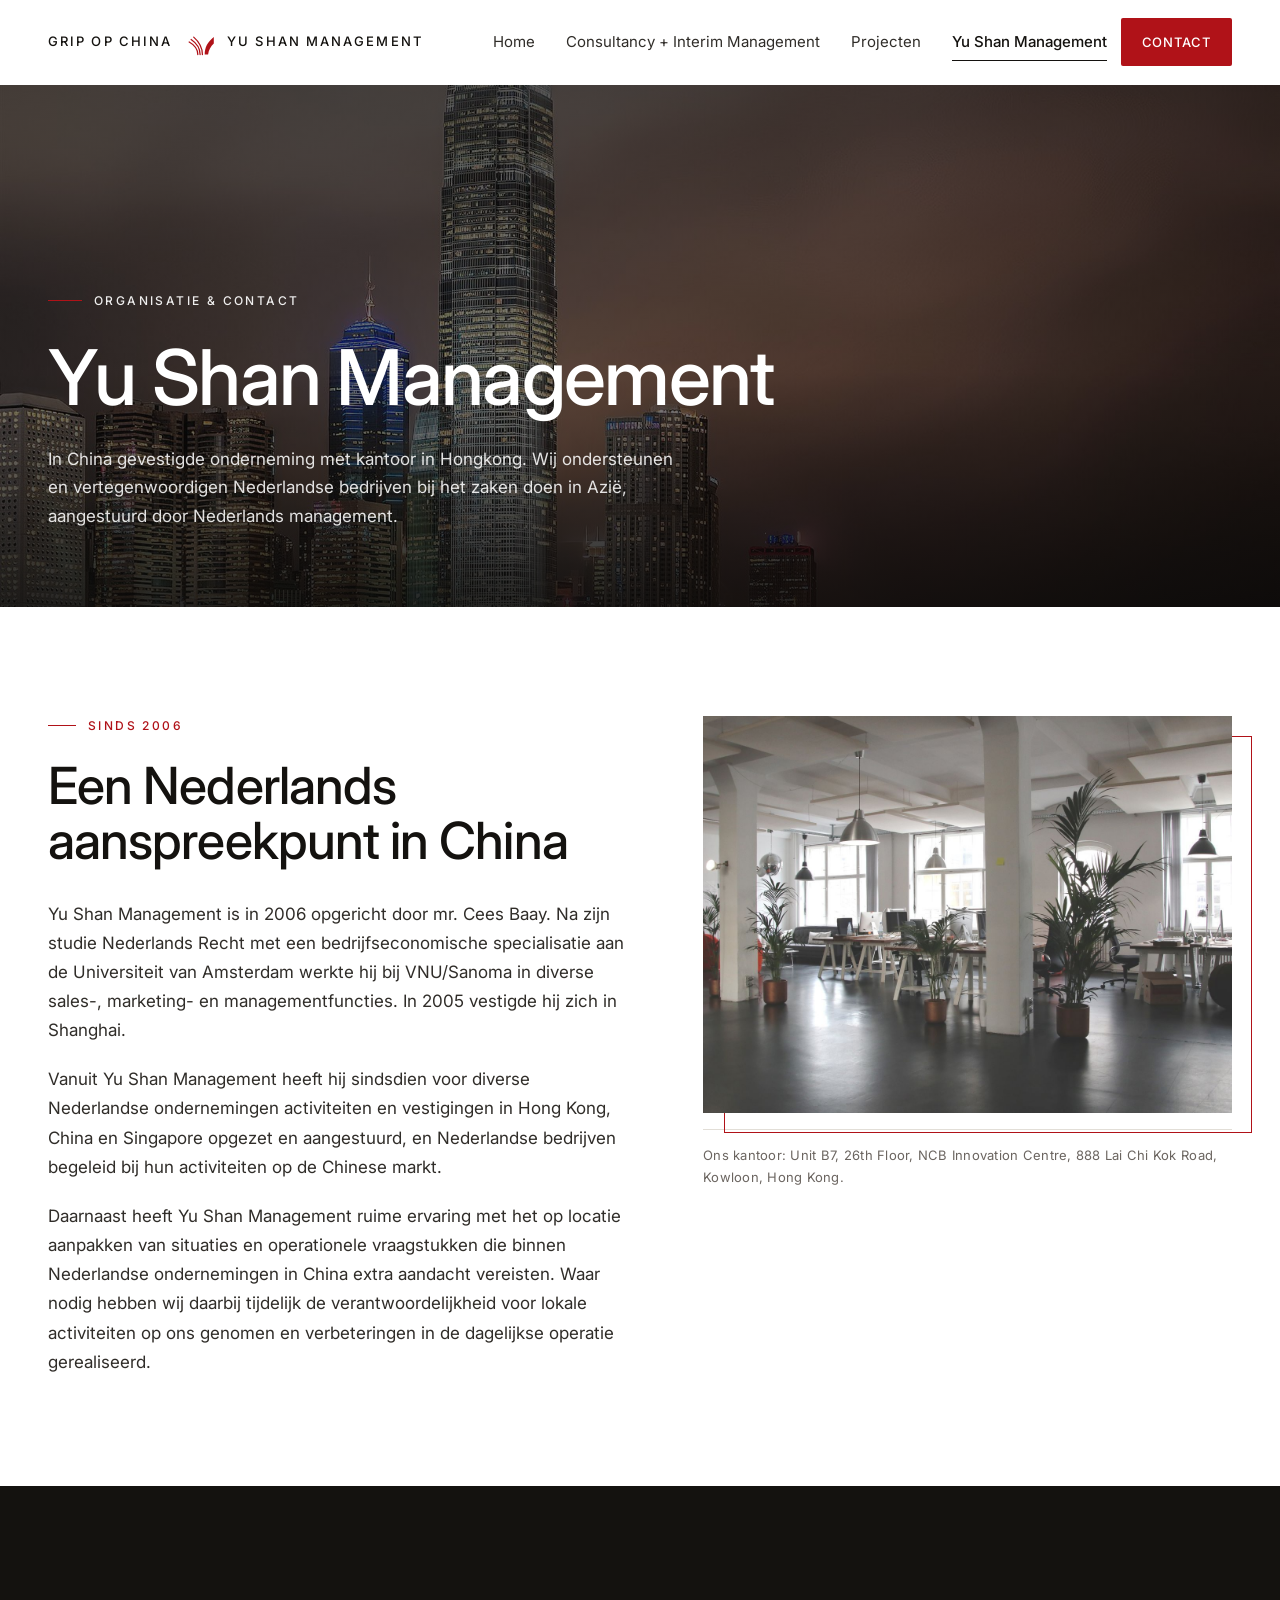
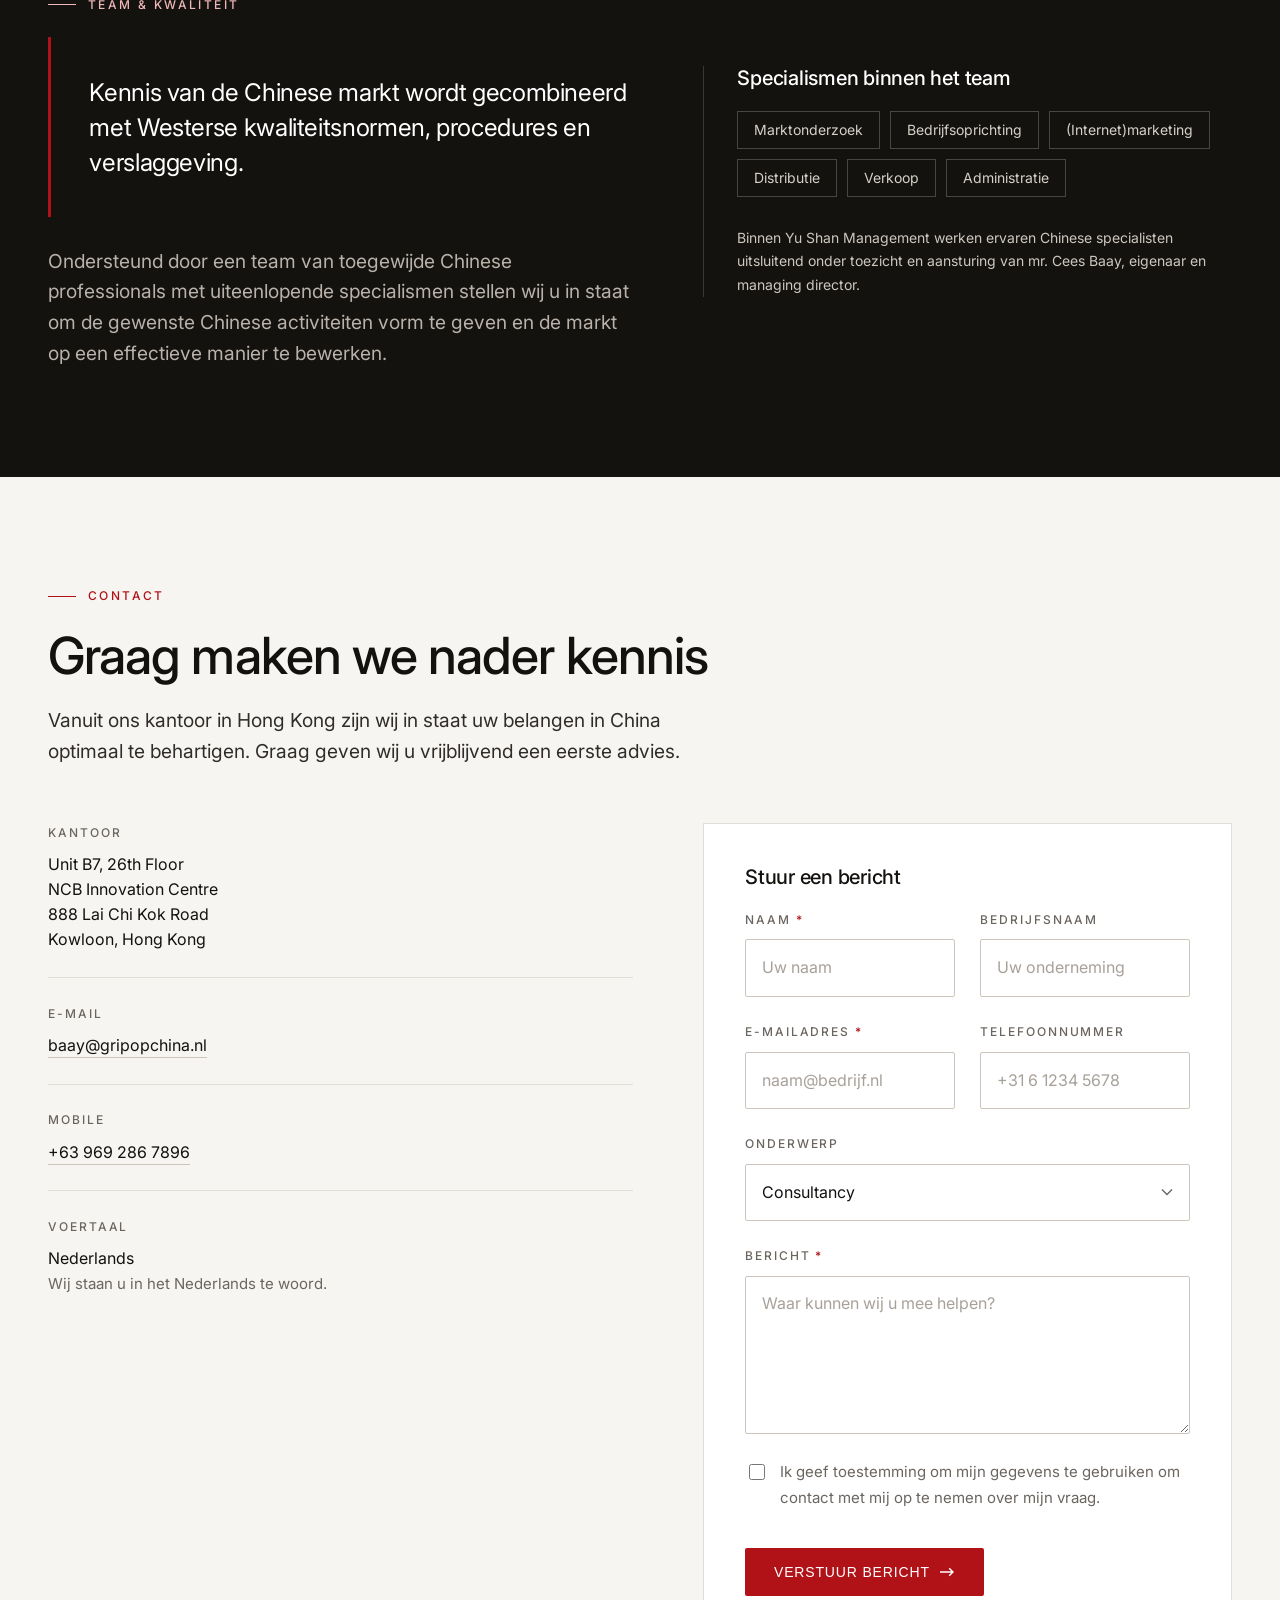
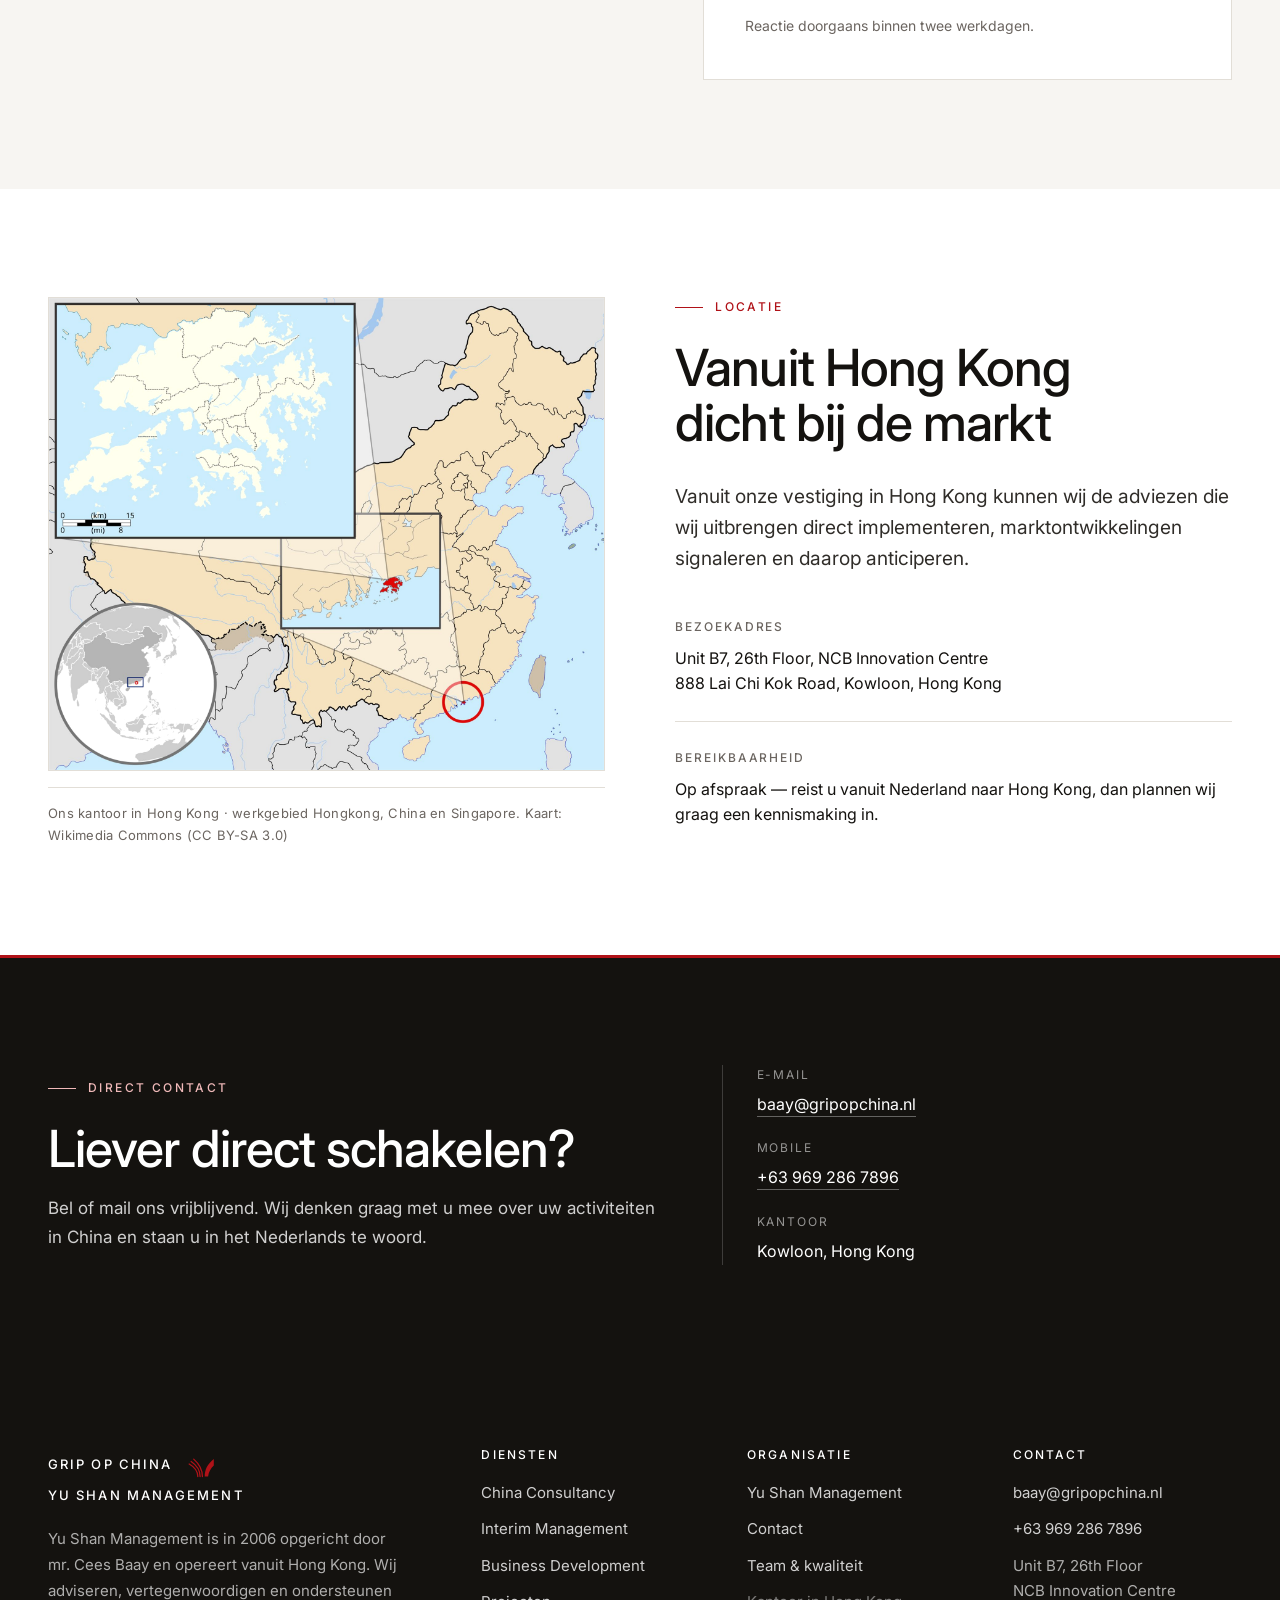
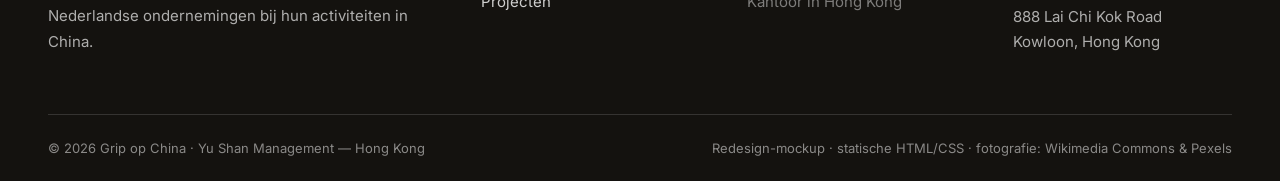
<file: yushanmanagement-contact.html>
<!doctype html>
<html lang="nl">
<head>
<meta charset="utf-8">
<meta name="viewport" content="width=device-width, initial-scale=1">
<title>Yu Shan Management + Contact | Grip op China</title>
<meta name="description" content="Yu Shan Management, in 2006 opgericht door mr. Cees Baay: kantoor in Hong Kong, activiteiten in Hongkong, China en Singapore. Maak kennis en vraag vrijblijvend een eerste advies aan.">
<meta name="theme-color" content="#b01218">
<link rel="canonical" href="yushanmanagement-contact.html">
<link rel="icon" href="data:image/svg+xml,%3Csvg xmlns='http://www.w3.org/2000/svg' viewBox='0 0 46 46'%3E%3Cg fill='none' stroke='%23b01218' stroke-width='2' stroke-linecap='round'%3E%3Cpath d='M20 43C20 35 15.4 28.4 6.5 23.4'/%3E%3Cpath d='M23.6 43C23.6 33.6 18.4 25.6 9.6 19.6'/%3E%3Cpath d='M27.2 43C27.2 32 21.6 22.8 13.6 15.8'/%3E%3C/g%3E%3Cpath fill='%23b01218' d='M30.8 43c0-10.6 4.2-19.6 14.2-27.4v10.2c-4.9 4.7-8 10.2-8.9 17.2z'/%3E%3C/svg%3E">
<link rel="preconnect" href="https://fonts.googleapis.com">
<link rel="preconnect" href="https://fonts.gstatic.com" crossorigin>
<link rel="stylesheet" href="https://fonts.googleapis.com/css2?family=Inter:wght@400;500;600&display=swap">
<link rel="stylesheet" href="assets/css/styles.css">
<script>document.documentElement.classList.add('js');</script>
</head>
<body>
<a class="skip-link" href="#main">Direct naar de inhoud</a>

<header class="site-header" id="siteHeader">
  <div class="container header__inner">
    <a class="brand" href="index.html" aria-label="Grip op China — Yu Shan Management, naar de homepage">
      <span class="brand__word">Grip op China</span>
      <svg class="brand__mark" viewBox="0 0 46 46" aria-hidden="true" focusable="false">
        <g fill="none" stroke="#b01218" stroke-width="2" stroke-linecap="round">
          <path d="M20 43C20 35 15.4 28.4 6.5 23.4"/>
          <path d="M23.6 43C23.6 33.6 18.4 25.6 9.6 19.6"/>
          <path d="M27.2 43C27.2 32 21.6 22.8 13.6 15.8"/>
        </g>
        <path fill="#b01218" d="M30.8 43c0-10.6 4.2-19.6 14.2-27.4v10.2c-4.9 4.7-8 10.2-8.9 17.2z"/>
      </svg>
      <span class="brand__word brand__word--last">Yu Shan Management</span>
    </a>

    <div class="header__actions">
      <nav class="nav" id="primaryNav" aria-label="Hoofdmenu">
        <ul class="nav__list">
          <li class="nav__item"><a class="nav__link" href="index.html">Home</a></li>
          <li class="nav__item"><a class="nav__link" href="index.html#diensten">Consultancy&nbsp;+ Interim Management</a></li>
          <li class="nav__item"><a class="nav__link" href="projecten.html">Projecten</a></li>
          <li class="nav__item"><a class="nav__link" href="yushanmanagement-contact.html" aria-current="page">Yu Shan Management</a></li>
          <li class="nav__item nav__item--cta"><a class="btn btn--accent btn--sm" href="#contact">Neem contact op</a></li>
        </ul>
      </nav>
      <a class="btn btn--accent btn--sm header__cta" href="#contact">Contact</a>
      <button class="nav-toggle" type="button" aria-expanded="false" aria-controls="primaryNav">
        Menu <span class="nav-toggle__bars" aria-hidden="true"></span>
      </button>
    </div>
  </div>
</header>

<main id="main">

  <!-- Paginakop -->
  <section class="hero hero--page">
    <div class="hero__media">
      <img src="assets/img/skyline-hongkong-night-2.jpg" alt="Wolkenkrabbers van Hong Kong bij nacht" width="1800" height="1196" fetchpriority="high">
    </div>
    <div class="container hero__inner">
      <p class="eyebrow">Organisatie &amp; contact</p>
      <h1>Yu Shan Management</h1>
      <p class="hero__lede">In China gevestigde onderneming met kantoor in Hongkong. Wij ondersteunen en vertegenwoordigen Nederlandse bedrijven bij het zaken doen in Azië, aangestuurd door Nederlands management.</p>
    </div>
  </section>

  <!-- Verhaal -->
  <section class="section">
    <div class="container">
      <div class="split split--text-first split--offset">
        <div class="reveal">
          <p class="eyebrow">Sinds 2006</p>
          <h2 class="balance">Een Nederlands aanspreekpunt in China</h2>
          <div class="prose prose--lg">
            <p>Yu Shan Management is in 2006 opgericht door mr. Cees Baay. Na zijn studie Nederlands Recht met een bedrijfseconomische specialisatie aan de Universiteit van Amsterdam werkte hij bij VNU/Sanoma in diverse sales-, marketing- en managementfuncties. In 2005 vestigde hij zich in Shanghai.</p>
            <p>Vanuit Yu Shan Management heeft hij sindsdien voor diverse Nederlandse ondernemingen activiteiten en vestigingen in Hong Kong, China en Singapore opgezet en aangestuurd, en Nederlandse bedrijven begeleid bij hun activiteiten op de Chinese markt.</p>
            <p>Daarnaast heeft Yu Shan Management ruime ervaring met het op locatie aanpakken van situaties en operationele vraagstukken die binnen Nederlandse ondernemingen in China extra aandacht vereisten. Waar nodig hebben wij daarbij tijdelijk de verantwoordelijkheid voor lokale activiteiten op ons genomen en verbeteringen in de dagelijkse operatie gerealiseerd.</p>
          </div>
        </div>
        <div class="reveal">
          <figure>
            <div class="figure figure--4x3 figure--framed">
              <img src="assets/img/office-open.jpg" alt="Kantoorruimte met een grote raampartij en werkplekken" width="1800" height="1010" loading="lazy">
            </div>
            <figcaption class="figcaption">Ons kantoor: Unit B7, 26th Floor, NCB Innovation Centre, 888 Lai Chi Kok Road, Kowloon, Hong Kong.</figcaption>
          </figure>
        </div>
      </div>
    </div>
  </section>
  <!-- Team & kwaliteit -->
  <section class="section section--ink" id="team">
    <div class="container">
      <div class="split split--text-first">
        <div class="reveal">
          <p class="eyebrow">Team &amp; kwaliteit</p>
          <blockquote class="pull-quote">Kennis van de Chinese markt wordt gecombineerd met Westerse kwaliteitsnormen, procedures en verslaggeving.</blockquote>
          <p class="lede mt-md">Ondersteund door een team van toegewijde Chinese professionals met uiteenlopende specialismen stellen wij u in staat om de gewenste Chinese activiteiten vorm te geven en de markt op een effectieve manier te bewerken.</p>
        </div>
        <div class="split__side reveal">
          <h3 class="split__heading">Specialismen binnen het team</h3>
          <ul class="pill-row">
            <li><span class="pill">Marktonderzoek</span></li>
            <li><span class="pill">Bedrijfsoprichting</span></li>
            <li><span class="pill">(Internet)marketing</span></li>
            <li><span class="pill">Distributie</span></li>
            <li><span class="pill">Verkoop</span></li>
            <li><span class="pill">Administratie</span></li>
          </ul>
          <p class="mt-md small">Binnen Yu Shan Management werken ervaren Chinese specialisten uitsluitend onder toezicht en aansturing van mr. Cees Baay, eigenaar en managing director.</p>
        </div>
      </div>
    </div>
  </section>

  <!-- Contact -->
  <section class="section section--sand" id="contact">
    <div class="container">
      <div class="section-head">
        <div class="section-head__text">
          <p class="eyebrow">Contact</p>
          <h2 class="balance">Graag maken we nader kennis</h2>
          <p class="lede">Vanuit ons kantoor in Hong Kong zijn wij in staat uw belangen in China optimaal te behartigen. Graag geven wij u vrijblijvend een eerste advies.</p>
        </div>
      </div>

      <div class="split split--text-first split--offset">
        <div class="reveal">
          <dl class="info-list">
            <div class="info-list__item">
              <dt>Kantoor</dt>
              <dd class="info-list__value">Unit B7, 26th Floor<br>NCB Innovation Centre<br>888 Lai Chi Kok Road<br>Kowloon, Hong Kong</dd>
            </div>
            <div class="info-list__item">
              <dt>E-mail</dt>
              <dd class="info-list__value"><a href="mailto:baay@gripopchina.nl">baay@gripopchina.nl</a></dd>
            </div>
            <div class="info-list__item">
              <dt>Mobile</dt>
              <dd class="info-list__value"><a href="tel:+639692867896">+63 969 286 7896</a></dd>
            </div>
            <div class="info-list__item">
              <dt>Voertaal</dt>
              <dd class="info-list__value">Nederlands</dd>
              <dd class="info-list__sub">Wij staan u in het Nederlands te woord.</dd>
            </div>
          </dl>
        </div>
        <div class="reveal">
          <div class="form-panel">
            <h3 class="split__heading">Stuur een bericht</h3>
            <form class="form" data-mockup-form novalidate>
              <div class="form__row">
                <div class="field">
                  <label for="naam">Naam <span class="req" aria-hidden="true">*</span></label>
                  <input class="input" id="naam" name="naam" type="text" placeholder="Uw naam" required>
                </div>
                <div class="field">
                  <label for="bedrijf">Bedrijfsnaam</label>
                  <input class="input" id="bedrijf" name="bedrijf" type="text" placeholder="Uw onderneming">
                </div>
              </div>
              <div class="form__row">
                <div class="field">
                  <label for="email">E-mailadres <span class="req" aria-hidden="true">*</span></label>
                  <input class="input" id="email" name="email" type="email" placeholder="naam@bedrijf.nl" required>
                </div>
                <div class="field">
                  <label for="telefoon">Telefoonnummer</label>
                  <input class="input" id="telefoon" name="telefoon" type="tel" placeholder="+31 6 1234 5678">
                </div>
              </div>
              <div class="field">
                <label for="onderwerp">Onderwerp</label>
                <select class="select" id="onderwerp" name="onderwerp">
                  <option>Consultancy</option>
                  <option>Interim Management</option>
                  <option>Business Development</option>
                  <option>Persoonlijke kennismaking</option>
                  <option>Anders</option>
                </select>
              </div>
              <div class="field">
                <label for="bericht">Bericht <span class="req" aria-hidden="true">*</span></label>
                <textarea class="textarea" id="bericht" name="bericht" placeholder="Waar kunnen wij u mee helpen?" required></textarea>
              </div>
              <div class="check">
                <input id="privacy" name="privacy" type="checkbox">
                <label for="privacy">Ik geef toestemming om mijn gegevens te gebruiken om contact met mij op te nemen over mijn vraag.</label>
              </div>
              <div class="form__foot">
                <button class="btn btn--accent" type="submit">
                  Verstuur bericht
                  <svg width="15" height="10" viewBox="0 0 15 10" aria-hidden="true"><path fill="none" stroke="currentColor" stroke-width="1.4" d="M0 5h13M9.2 1.2 13 5l-3.8 3.8"/></svg>
                </button>
                <p class="form-note">Reactie doorgaans binnen twee werkdagen.</p>
              </div>
              <p class="notice" data-form-status hidden>
                <span><strong>Bedankt voor uw bericht.</strong> In deze statische mockup is geen verzendende server opgenomen: er worden geen gegevens verstuurd of opgeslagen.</span>
              </p>
            </form>
          </div>
        </div>
      </div>
    </div>
  </section>
  <!-- Locatie -->
  <section class="section">
    <div class="container">
      <div class="split split--offset">
        <div class="reveal">
          <div class="map-card">
            <img src="assets/img/hongkong-map.jpg" alt="Kaart van China waarop Hong Kong aan de zuidkust is gemarkeerd" width="1800" height="1530" loading="lazy">
          </div>
          <p class="figcaption">Ons kantoor in Hong Kong · werkgebied Hongkong, China en Singapore. Kaart: Wikimedia Commons (CC BY-SA 3.0)</p>
        </div>
        <div class="reveal">
          <p class="eyebrow">Locatie</p>
          <h2 class="balance">Vanuit Hong Kong dicht bij de markt</h2>
          <p class="lede">Vanuit onze vestiging in Hong Kong kunnen wij de adviezen die wij uitbrengen direct implementeren, marktontwikkelingen signaleren en daarop anticiperen.</p>
          <dl class="info-list mt-lg">
            <div class="info-list__item">
              <dt>Bezoekadres</dt>
              <dd class="info-list__value">Unit B7, 26th Floor, NCB Innovation Centre<br>888 Lai Chi Kok Road, Kowloon, Hong Kong</dd>
            </div>
            <div class="info-list__item">
              <dt>Bereikbaarheid</dt>
              <dd class="info-list__value">Op afspraak — reist u vanuit Nederland naar Hong Kong, dan plannen wij graag een kennismaking in.</dd>
            </div>
          </dl>
        </div>
      </div>
    </div>
  </section>

  <!-- Direct contact -->
  <section class="cta-band cta-band--plain">
    <div class="container cta-band__inner">
      <div class="reveal">
        <p class="eyebrow">Direct contact</p>
        <h2 class="balance">Liever direct schakelen?</h2>
        <p>Bel of mail ons vrijblijvend. Wij denken graag met u mee over uw activiteiten in China en staan u in het Nederlands te woord.</p>
      </div>
      <dl class="cta-band__aside reveal">
        <dt>E-mail</dt>
        <dd><a href="mailto:baay@gripopchina.nl">baay@gripopchina.nl</a></dd>
        <dt>Mobile</dt>
        <dd><a href="tel:+639692867896">+63 969 286 7896</a></dd>
        <dt>Kantoor</dt>
        <dd>Kowloon, Hong Kong</dd>
      </dl>
    </div>
  </section>

</main>

<footer class="site-footer">
  <div class="container">
    <div class="footer__top">
      <div>
        <span class="brand brand--invert brand--footer">
          <span class="brand__word">Grip op China</span>
          <svg class="brand__mark" viewBox="0 0 46 46" aria-hidden="true" focusable="false">
            <g fill="none" stroke="#b01218" stroke-width="2" stroke-linecap="round">
              <path d="M20 43C20 35 15.4 28.4 6.5 23.4"/>
              <path d="M23.6 43C23.6 33.6 18.4 25.6 9.6 19.6"/>
              <path d="M27.2 43C27.2 32 21.6 22.8 13.6 15.8"/>
            </g>
            <path fill="#b01218" d="M30.8 43c0-10.6 4.2-19.6 14.2-27.4v10.2c-4.9 4.7-8 10.2-8.9 17.2z"/>
          </svg>
          <span class="brand__word brand__word--last">Yu Shan Management</span>
        </span>
        <p class="footer__about">Yu Shan Management is in 2006 opgericht door mr. Cees Baay en opereert vanuit Hong Kong. Wij adviseren, vertegenwoordigen en ondersteunen Nederlandse ondernemingen bij hun activiteiten in China.</p>
      </div>

      <div>
        <h2 class="footer__title">Diensten</h2>
        <ul class="footer__list">
          <li><a href="index.html#diensten">China Consultancy</a></li>
          <li><a href="index.html#diensten">Interim Management</a></li>
          <li><a href="index.html#diensten">Business Development</a></li>
          <li><a href="projecten.html">Projecten</a></li>
        </ul>
      </div>

      <div>
        <h2 class="footer__title">Organisatie</h2>
        <ul class="footer__list">
          <li><a href="yushanmanagement-contact.html">Yu Shan Management</a></li>
          <li><a href="#contact">Contact</a></li>
          <li><a href="#team">Team &amp; kwaliteit</a></li>
          <li><span class="muted">Kantoor in Hong Kong</span></li>
        </ul>
      </div>

      <div>
        <h2 class="footer__title">Contact</h2>
        <ul class="footer__list">
          <li><a href="mailto:baay@gripopchina.nl">baay@gripopchina.nl</a></li>
          <li><a href="tel:+639692867896">+63 969 286 7896</a></li>
          <li>Unit B7, 26th Floor<br>NCB Innovation Centre<br>888 Lai Chi Kok Road<br>Kowloon, Hong Kong</li>
        </ul>
      </div>
    </div>

    <div class="footer__bottom">
      <p>© <span data-year>2026</span> Grip op China · Yu Shan Management — Hong Kong</p>
      <p>Redesign-mockup · statische HTML/CSS · fotografie: Wikimedia Commons &amp; Pexels</p>
    </div>
  </div>
</footer>

<script src="assets/js/site.js"></script>
</body>
</html>
</file>
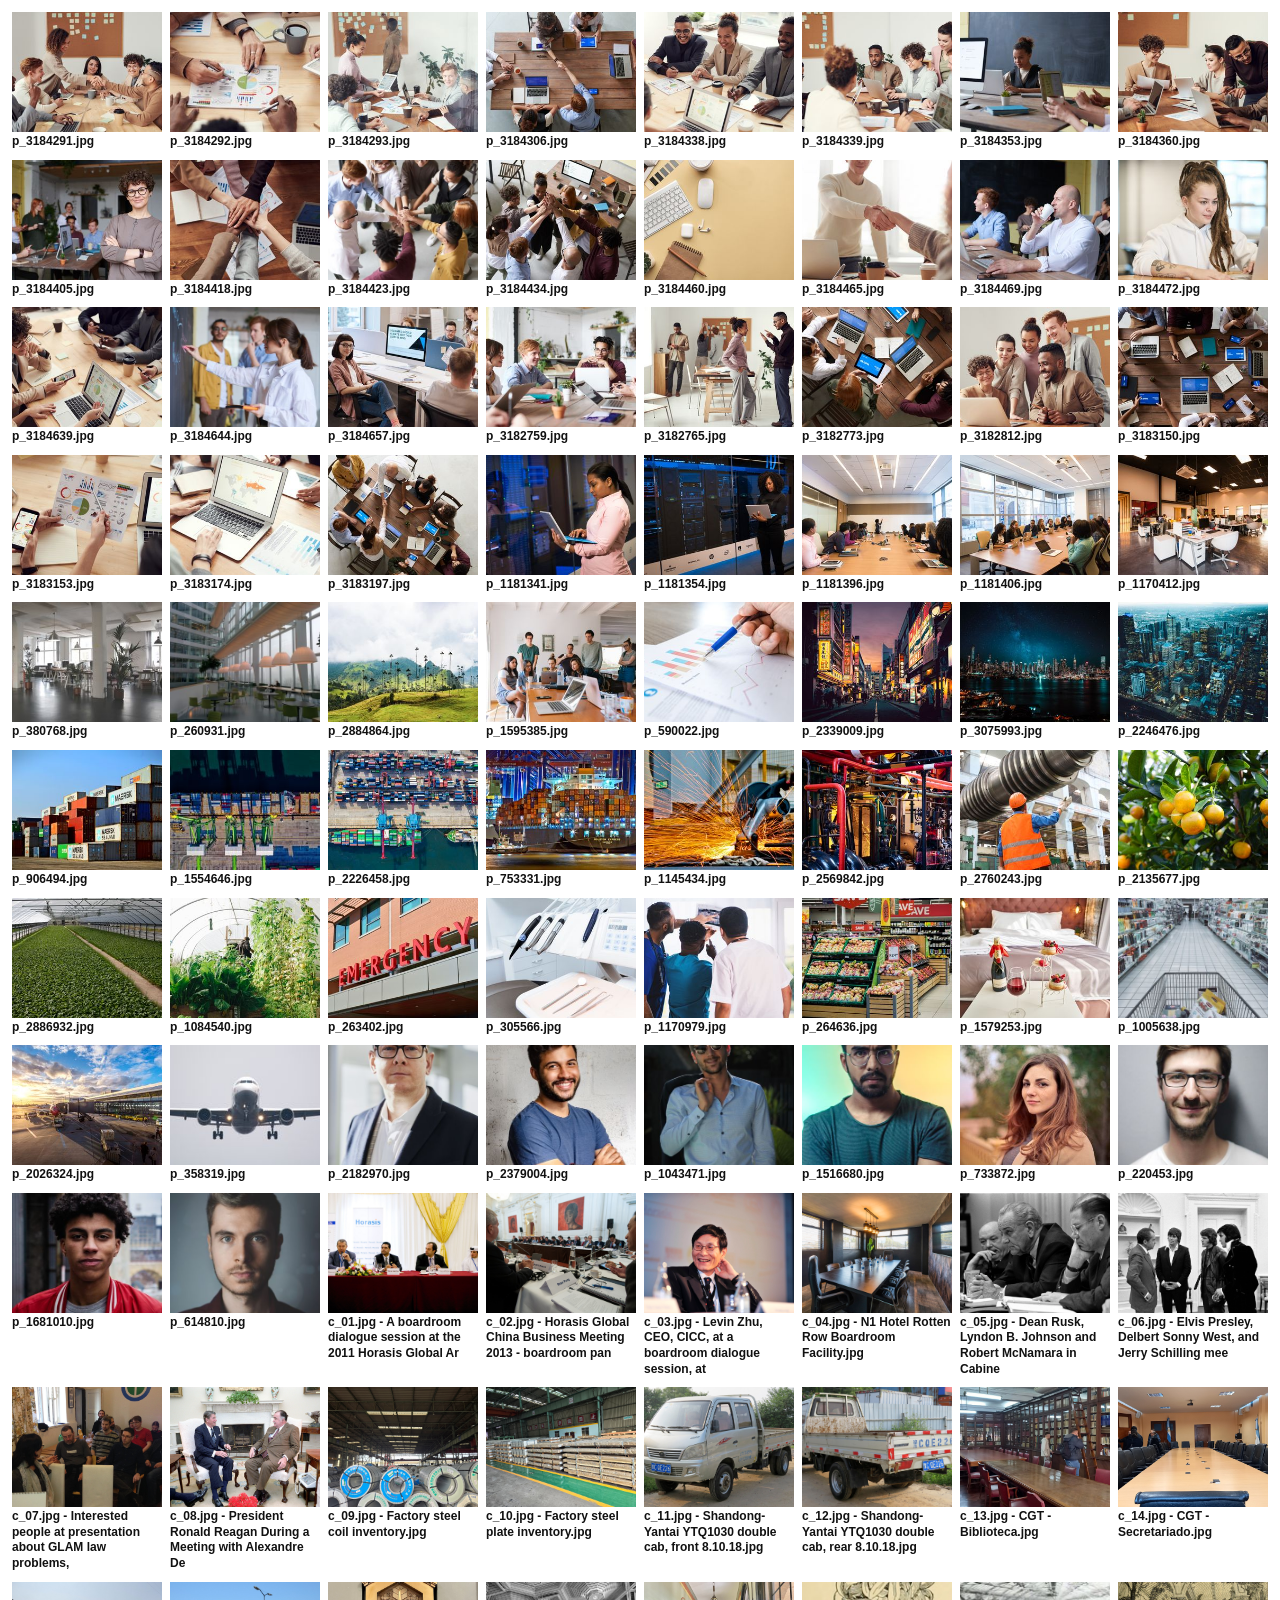
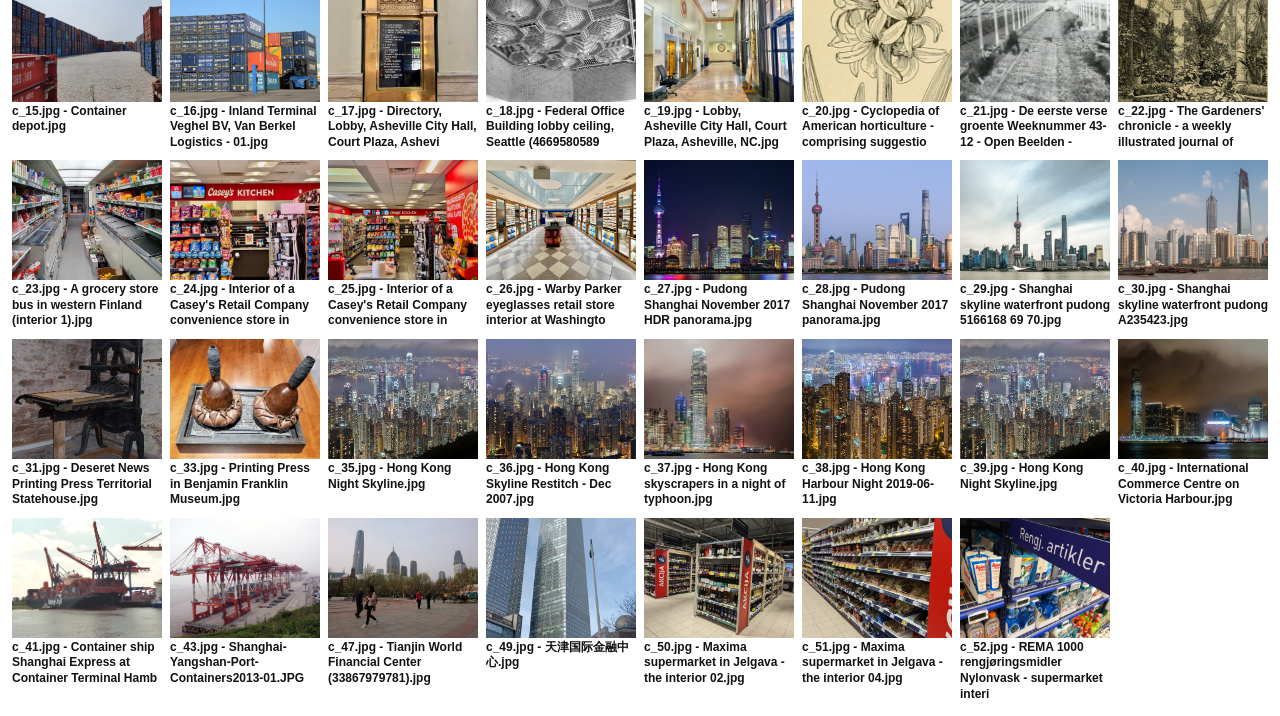
<file: assets/_review/sheet.html>
﻿<!doctype html><html><head><meta charset="utf-8"><style>
body{font:12px/1.3 "Segoe UI",sans-serif;background:#fff;margin:0;padding:12px}
.grid{display:grid;grid-template-columns:repeat(8,1fr);gap:8px}
figure{margin:0}
img{width:100%;height:120px;object-fit:cover;display:block;background:#eee}
figcaption{font-weight:600;padding:2px 0;color:#111}
</style></head><body><div class="grid">
<figure><img src="p_3184291.jpg"><figcaption>p_3184291.jpg</figcaption></figure>
<figure><img src="p_3184292.jpg"><figcaption>p_3184292.jpg</figcaption></figure>
<figure><img src="p_3184293.jpg"><figcaption>p_3184293.jpg</figcaption></figure>
<figure><img src="p_3184306.jpg"><figcaption>p_3184306.jpg</figcaption></figure>
<figure><img src="p_3184338.jpg"><figcaption>p_3184338.jpg</figcaption></figure>
<figure><img src="p_3184339.jpg"><figcaption>p_3184339.jpg</figcaption></figure>
<figure><img src="p_3184353.jpg"><figcaption>p_3184353.jpg</figcaption></figure>
<figure><img src="p_3184360.jpg"><figcaption>p_3184360.jpg</figcaption></figure>
<figure><img src="p_3184405.jpg"><figcaption>p_3184405.jpg</figcaption></figure>
<figure><img src="p_3184418.jpg"><figcaption>p_3184418.jpg</figcaption></figure>
<figure><img src="p_3184423.jpg"><figcaption>p_3184423.jpg</figcaption></figure>
<figure><img src="p_3184434.jpg"><figcaption>p_3184434.jpg</figcaption></figure>
<figure><img src="p_3184460.jpg"><figcaption>p_3184460.jpg</figcaption></figure>
<figure><img src="p_3184465.jpg"><figcaption>p_3184465.jpg</figcaption></figure>
<figure><img src="p_3184469.jpg"><figcaption>p_3184469.jpg</figcaption></figure>
<figure><img src="p_3184472.jpg"><figcaption>p_3184472.jpg</figcaption></figure>
<figure><img src="p_3184639.jpg"><figcaption>p_3184639.jpg</figcaption></figure>
<figure><img src="p_3184644.jpg"><figcaption>p_3184644.jpg</figcaption></figure>
<figure><img src="p_3184657.jpg"><figcaption>p_3184657.jpg</figcaption></figure>
<figure><img src="p_3182759.jpg"><figcaption>p_3182759.jpg</figcaption></figure>
<figure><img src="p_3182765.jpg"><figcaption>p_3182765.jpg</figcaption></figure>
<figure><img src="p_3182773.jpg"><figcaption>p_3182773.jpg</figcaption></figure>
<figure><img src="p_3182812.jpg"><figcaption>p_3182812.jpg</figcaption></figure>
<figure><img src="p_3183150.jpg"><figcaption>p_3183150.jpg</figcaption></figure>
<figure><img src="p_3183153.jpg"><figcaption>p_3183153.jpg</figcaption></figure>
<figure><img src="p_3183174.jpg"><figcaption>p_3183174.jpg</figcaption></figure>
<figure><img src="p_3183197.jpg"><figcaption>p_3183197.jpg</figcaption></figure>
<figure><img src="p_1181341.jpg"><figcaption>p_1181341.jpg</figcaption></figure>
<figure><img src="p_1181354.jpg"><figcaption>p_1181354.jpg</figcaption></figure>
<figure><img src="p_1181396.jpg"><figcaption>p_1181396.jpg</figcaption></figure>
<figure><img src="p_1181406.jpg"><figcaption>p_1181406.jpg</figcaption></figure>
<figure><img src="p_1170412.jpg"><figcaption>p_1170412.jpg</figcaption></figure>
<figure><img src="p_380768.jpg"><figcaption>p_380768.jpg</figcaption></figure>
<figure><img src="p_260931.jpg"><figcaption>p_260931.jpg</figcaption></figure>
<figure><img src="p_2884864.jpg"><figcaption>p_2884864.jpg</figcaption></figure>
<figure><img src="p_1595385.jpg"><figcaption>p_1595385.jpg</figcaption></figure>
<figure><img src="p_590022.jpg"><figcaption>p_590022.jpg</figcaption></figure>
<figure><img src="p_2339009.jpg"><figcaption>p_2339009.jpg</figcaption></figure>
<figure><img src="p_3075993.jpg"><figcaption>p_3075993.jpg</figcaption></figure>
<figure><img src="p_2246476.jpg"><figcaption>p_2246476.jpg</figcaption></figure>
<figure><img src="p_906494.jpg"><figcaption>p_906494.jpg</figcaption></figure>
<figure><img src="p_1554646.jpg"><figcaption>p_1554646.jpg</figcaption></figure>
<figure><img src="p_2226458.jpg"><figcaption>p_2226458.jpg</figcaption></figure>
<figure><img src="p_753331.jpg"><figcaption>p_753331.jpg</figcaption></figure>
<figure><img src="p_1145434.jpg"><figcaption>p_1145434.jpg</figcaption></figure>
<figure><img src="p_2569842.jpg"><figcaption>p_2569842.jpg</figcaption></figure>
<figure><img src="p_2760243.jpg"><figcaption>p_2760243.jpg</figcaption></figure>
<figure><img src="p_2135677.jpg"><figcaption>p_2135677.jpg</figcaption></figure>
<figure><img src="p_2886932.jpg"><figcaption>p_2886932.jpg</figcaption></figure>
<figure><img src="p_1084540.jpg"><figcaption>p_1084540.jpg</figcaption></figure>
<figure><img src="p_263402.jpg"><figcaption>p_263402.jpg</figcaption></figure>
<figure><img src="p_305566.jpg"><figcaption>p_305566.jpg</figcaption></figure>
<figure><img src="p_1170979.jpg"><figcaption>p_1170979.jpg</figcaption></figure>
<figure><img src="p_264636.jpg"><figcaption>p_264636.jpg</figcaption></figure>
<figure><img src="p_1579253.jpg"><figcaption>p_1579253.jpg</figcaption></figure>
<figure><img src="p_1005638.jpg"><figcaption>p_1005638.jpg</figcaption></figure>
<figure><img src="p_2026324.jpg"><figcaption>p_2026324.jpg</figcaption></figure>
<figure><img src="p_358319.jpg"><figcaption>p_358319.jpg</figcaption></figure>
<figure><img src="p_2182970.jpg"><figcaption>p_2182970.jpg</figcaption></figure>
<figure><img src="p_2379004.jpg"><figcaption>p_2379004.jpg</figcaption></figure>
<figure><img src="p_1043471.jpg"><figcaption>p_1043471.jpg</figcaption></figure>
<figure><img src="p_1516680.jpg"><figcaption>p_1516680.jpg</figcaption></figure>
<figure><img src="p_733872.jpg"><figcaption>p_733872.jpg</figcaption></figure>
<figure><img src="p_220453.jpg"><figcaption>p_220453.jpg</figcaption></figure>
<figure><img src="p_1681010.jpg"><figcaption>p_1681010.jpg</figcaption></figure>
<figure><img src="p_614810.jpg"><figcaption>p_614810.jpg</figcaption></figure>
<figure><img src="c_01.jpg"><figcaption>c_01.jpg - A boardroom dialogue session at the 2011 Horasis Global Ar</figcaption></figure>
<figure><img src="c_02.jpg"><figcaption>c_02.jpg - Horasis Global China Business Meeting 2013 - boardroom pan</figcaption></figure>
<figure><img src="c_03.jpg"><figcaption>c_03.jpg - Levin Zhu, CEO, CICC, at a boardroom dialogue session, at </figcaption></figure>
<figure><img src="c_04.jpg"><figcaption>c_04.jpg - N1 Hotel Rotten Row Boardroom Facility.jpg</figcaption></figure>
<figure><img src="c_05.jpg"><figcaption>c_05.jpg - Dean Rusk, Lyndon B. Johnson and Robert McNamara in Cabine</figcaption></figure>
<figure><img src="c_06.jpg"><figcaption>c_06.jpg - Elvis Presley, Delbert Sonny West, and Jerry Schilling mee</figcaption></figure>
<figure><img src="c_07.jpg"><figcaption>c_07.jpg - Interested people at presentation about GLAM law problems,</figcaption></figure>
<figure><img src="c_08.jpg"><figcaption>c_08.jpg - President Ronald Reagan During a Meeting with Alexandre De</figcaption></figure>
<figure><img src="c_09.jpg"><figcaption>c_09.jpg - Factory steel coil inventory.jpg</figcaption></figure>
<figure><img src="c_10.jpg"><figcaption>c_10.jpg - Factory steel plate inventory.jpg</figcaption></figure>
<figure><img src="c_11.jpg"><figcaption>c_11.jpg - Shandong-Yantai YTQ1030 double cab, front 8.10.18.jpg</figcaption></figure>
<figure><img src="c_12.jpg"><figcaption>c_12.jpg - Shandong-Yantai YTQ1030 double cab, rear 8.10.18.jpg</figcaption></figure>
<figure><img src="c_13.jpg"><figcaption>c_13.jpg - CGT - Biblioteca.jpg</figcaption></figure>
<figure><img src="c_14.jpg"><figcaption>c_14.jpg - CGT - Secretariado.jpg</figcaption></figure>
<figure><img src="c_15.jpg"><figcaption>c_15.jpg - Container depot.jpg</figcaption></figure>
<figure><img src="c_16.jpg"><figcaption>c_16.jpg - Inland Terminal Veghel BV, Van Berkel Logistics - 01.jpg</figcaption></figure>
<figure><img src="c_17.jpg"><figcaption>c_17.jpg - Directory, Lobby, Asheville City Hall, Court Plaza, Ashevi</figcaption></figure>
<figure><img src="c_18.jpg"><figcaption>c_18.jpg - Federal Office Building lobby ceiling, Seattle (4669580589</figcaption></figure>
<figure><img src="c_19.jpg"><figcaption>c_19.jpg - Lobby, Asheville City Hall, Court Plaza, Asheville, NC.jpg</figcaption></figure>
<figure><img src="c_20.jpg"><figcaption>c_20.jpg - Cyclopedia of American horticulture - comprising suggestio</figcaption></figure>
<figure><img src="c_21.jpg"><figcaption>c_21.jpg - De eerste verse groente Weeknummer 43-12 - Open Beelden - </figcaption></figure>
<figure><img src="c_22.jpg"><figcaption>c_22.jpg - The Gardeners' chronicle - a weekly illustrated journal of</figcaption></figure>
<figure><img src="c_23.jpg"><figcaption>c_23.jpg - A grocery store bus in western Finland (interior 1).jpg</figcaption></figure>
<figure><img src="c_24.jpg"><figcaption>c_24.jpg - Interior of a Casey's Retail Company convenience store in </figcaption></figure>
<figure><img src="c_25.jpg"><figcaption>c_25.jpg - Interior of a Casey's Retail Company convenience store in </figcaption></figure>
<figure><img src="c_26.jpg"><figcaption>c_26.jpg - Warby Parker eyeglasses retail store interior at Washingto</figcaption></figure>
<figure><img src="c_27.jpg"><figcaption>c_27.jpg - Pudong Shanghai November 2017 HDR panorama.jpg</figcaption></figure>
<figure><img src="c_28.jpg"><figcaption>c_28.jpg - Pudong Shanghai November 2017 panorama.jpg</figcaption></figure>
<figure><img src="c_29.jpg"><figcaption>c_29.jpg - Shanghai skyline waterfront pudong 5166168 69 70.jpg</figcaption></figure>
<figure><img src="c_30.jpg"><figcaption>c_30.jpg - Shanghai skyline waterfront pudong A235423.jpg</figcaption></figure>
<figure><img src="c_31.jpg"><figcaption>c_31.jpg - Deseret News Printing Press Territorial Statehouse.jpg</figcaption></figure>
<figure><img src="c_33.jpg"><figcaption>c_33.jpg - Printing Press in Benjamin Franklin Museum.jpg</figcaption></figure>
<figure><img src="c_35.jpg"><figcaption>c_35.jpg - Hong Kong Night Skyline.jpg</figcaption></figure>
<figure><img src="c_36.jpg"><figcaption>c_36.jpg - Hong Kong Skyline Restitch - Dec 2007.jpg</figcaption></figure>
<figure><img src="c_37.jpg"><figcaption>c_37.jpg - Hong Kong skyscrapers in a night of typhoon.jpg</figcaption></figure>
<figure><img src="c_38.jpg"><figcaption>c_38.jpg - Hong Kong Harbour Night 2019-06-11.jpg</figcaption></figure>
<figure><img src="c_39.jpg"><figcaption>c_39.jpg - Hong Kong Night Skyline.jpg</figcaption></figure>
<figure><img src="c_40.jpg"><figcaption>c_40.jpg - International Commerce Centre on Victoria Harbour.jpg</figcaption></figure>
<figure><img src="c_41.jpg"><figcaption>c_41.jpg - Container ship Shanghai Express at Container Terminal Hamb</figcaption></figure>
<figure><img src="c_43.jpg"><figcaption>c_43.jpg - Shanghai-Yangshan-Port-Containers2013-01.JPG</figcaption></figure>
<figure><img src="c_47.jpg"><figcaption>c_47.jpg - Tianjin World Financial Center (33867979781).jpg</figcaption></figure>
<figure><img src="c_49.jpg"><figcaption>c_49.jpg - 天津国际金融中心.jpg</figcaption></figure>
<figure><img src="c_50.jpg"><figcaption>c_50.jpg - Maxima supermarket in Jelgava - the interior 02.jpg</figcaption></figure>
<figure><img src="c_51.jpg"><figcaption>c_51.jpg - Maxima supermarket in Jelgava - the interior 04.jpg</figcaption></figure>
<figure><img src="c_52.jpg"><figcaption>c_52.jpg - REMA 1000 rengjøringsmidler Nylonvask - supermarket interi</figcaption></figure>
</div></body></html>
</file>
<file: assets/css/styles.css>
/* ==========================================================================
   Grip op China / Yu Shan Management - website redesign mockup
   Design system: restrained European corporate / editorial consultancy
   Palette: paper white, warm off-white, charcoal, single brand red accent
   ========================================================================== */

/* --- Tokens ------------------------------------------------------------- */
:root {
  --paper: #ffffff;
  --sand: #f7f5f2;
  --sand-deep: #efece6;
  --sand-line: #e3ded6;

  --ink: #14120f;
  --ink-soft: #302d29;
  --muted: #6b6560;
  --muted-light: #8d867f;

  --line: #e2ded7;
  --line-strong: #cdc6bc;

  --accent: #b01218;
  --accent-hover: #8f0e13;
  --accent-tint: #f6eae9;

  --font-sans: "Inter", "Helvetica Neue", Helvetica, Arial, system-ui, sans-serif;

  --step--1: 0.875rem;
  --step-0: 1.0625rem;
  --step-1: 1.25rem;
  --step-2: clamp(1.5rem, 2vw, 1.75rem);
  --step-3: clamp(1.85rem, 2.6vw, 2.4rem);
  --step-4: clamp(2.25rem, 4vw, 3.4rem);
  --step-5: clamp(2.6rem, 6vw, 4.8rem);

  --container: 1280px;
  --gutter: clamp(20px, 5vw, 48px);
  --section-y: clamp(64px, 8.5vw, 132px);
  --header-h: 84px;

  --ease: cubic-bezier(0.22, 0.61, 0.36, 1);
}

/* --- Base --------------------------------------------------------------- */
*, *::before, *::after { box-sizing: border-box; }

html {
  -webkit-text-size-adjust: 100%;
  scroll-behavior: smooth;
  scroll-padding-top: calc(var(--header-h) + 24px);
}

body {
  margin: 0;
  background: var(--paper);
  color: var(--ink-soft);
  font-family: var(--font-sans);
  font-size: var(--step-0);
  line-height: 1.7;
  font-weight: 400;
  -webkit-font-smoothing: antialiased;
  text-rendering: optimizeLegibility;
}

h1, h2, h3, h4 {
  margin: 0 0 0.6em;
  color: var(--ink);
  font-weight: 500;
  letter-spacing: -0.022em;
  line-height: 1.08;
}

h1 { font-size: var(--step-5); }
h2 { font-size: var(--step-4); letter-spacing: -0.018em; }
h3 { font-size: var(--step-2); line-height: 1.25; letter-spacing: -0.012em; }
h4 { font-size: var(--step-1); line-height: 1.3; }

p { margin: 0 0 1.15em; }
p:last-child { margin-bottom: 0; }

a { color: var(--ink); text-decoration: none; }
a:hover { color: var(--accent); }

img { max-width: 100%; height: auto; display: block; }
figure { margin: 0; }

ul, ol { margin: 0 0 1.15em; padding-left: 1.1em; }
li { margin-bottom: 0.5em; }
li::marker { color: var(--accent); font-size: 0.9em; }

hr { border: 0; border-top: 1px solid var(--line); margin: 0; }

strong { color: var(--ink); font-weight: 600; }

::selection { background: var(--accent); color: #fff; }

:focus-visible {
  outline: 2px solid var(--accent);
  outline-offset: 3px;
  border-radius: 1px;
}

/* --- Accessibility helpers --------------------------------------------- */
.visually-hidden {
  position: absolute; width: 1px; height: 1px; padding: 0; margin: -1px;
  overflow: hidden; clip: rect(0 0 0 0); white-space: nowrap; border: 0;
}

.skip-link {
  position: absolute; left: 16px; top: -60px; z-index: 200;
  background: var(--ink); color: #fff; padding: 12px 20px;
  font-size: var(--step--1); letter-spacing: 0.02em;
  transition: top 0.2s var(--ease);
}
.skip-link:focus { top: 12px; color: #fff; }

/* --- Layout ------------------------------------------------------------- */
.container {
  width: 100%;
  max-width: var(--container);
  margin-inline: auto;
  padding-inline: var(--gutter);
}

.section { padding-block: var(--section-y); }
.section--tight { padding-block: clamp(48px, 5.5vw, 88px); }
.section--sand { background: var(--sand); }
.section--ink { background: var(--ink); color: #cdc7bf; }
.section--ink h1, .section--ink h2, .section--ink h3, .section--ink h4 { color: #fff; }
.section--line { border-top: 1px solid var(--line); }

.grid { display: grid; gap: clamp(28px, 4vw, 64px); }
.grid--2 { grid-template-columns: repeat(2, minmax(0, 1fr)); }
.grid--3 { grid-template-columns: repeat(3, minmax(0, 1fr)); }
.grid--4 { grid-template-columns: repeat(4, minmax(0, 1fr)); }
.grid--split { grid-template-columns: minmax(0, 0.9fr) minmax(0, 1.1fr); align-items: start; }
.grid--split-rev { grid-template-columns: minmax(0, 1.1fr) minmax(0, 0.9fr); align-items: center; }

.stack-sm > * + * { margin-top: 12px; }
.stack > * + * { margin-top: 20px; }
.stack-lg > * + * { margin-top: 34px; }

/* --- Typography helpers ------------------------------------------------- */
.eyebrow {
  display: flex; align-items: center; gap: 12px;
  margin: 0 0 22px;
  font-size: 0.75rem; font-weight: 500;
  letter-spacing: 0.2em; text-transform: uppercase;
  color: var(--accent);
}
.eyebrow::before {
  content: ""; width: 28px; height: 1px; background: currentColor; flex: none;
}
.eyebrow--plain { color: var(--muted); }
.section--ink .eyebrow { color: #f0b9b9; }

.lede {
  font-size: clamp(1.125rem, 1.5vw, 1.375rem);
  line-height: 1.6;
  color: var(--ink-soft);
  max-width: 60ch;
}
.section--ink .lede { color: #b9b2aa; }

.small { font-size: var(--step--1); }
.muted { color: var(--muted); }
.accent-text { color: var(--accent); }
.max-60 { max-width: 60ch; }
.max-44 { max-width: 44ch; }
.balance { text-wrap: balance; }
.nowrap { white-space: nowrap; }

/* --- Buttons ------------------------------------------------------------ */
.btn {
  display: inline-flex; align-items: center; gap: 10px;
  padding: 15px 28px;
  font-size: 0.875rem; font-weight: 500;
  letter-spacing: 0.06em; text-transform: uppercase;
  border: 1px solid transparent; border-radius: 2px;
  background: none; cursor: pointer;
  transition: background-color 0.25s var(--ease), color 0.25s var(--ease),
              border-color 0.25s var(--ease), transform 0.25s var(--ease);
}
.btn svg { flex: none; transition: transform 0.25s var(--ease); }
.btn:hover svg { transform: translateX(3px); }

.btn--primary { background: var(--ink); color: #fff; }
.btn--primary:hover { background: var(--accent); color: #fff; }

.btn--accent { background: var(--accent); color: #fff; }
.btn--accent:hover { background: var(--accent-hover); color: #fff; }

.btn--ghost { border-color: var(--line-strong); color: var(--ink); }
.btn--ghost:hover { border-color: var(--ink); background: var(--ink); color: #fff; }

.btn--ghost-invert { border-color: rgba(255, 255, 255, 0.34); color: #fff; }
.btn--ghost-invert:hover { border-color: #fff; background: #fff; color: var(--ink); }

.btn--light { background: #fff; color: var(--ink); }
.btn--light:hover { background: var(--accent); color: #fff; }

.btn--sm { padding: 12px 20px; font-size: 0.8125rem; }
.btn--block { width: 100%; justify-content: center; }

.link-arrow {
  display: inline-flex; align-items: center; gap: 8px;
  font-size: 0.8125rem; font-weight: 500; letter-spacing: 0.08em;
  text-transform: uppercase; color: var(--ink);
  padding-bottom: 3px;
  border-bottom: 1px solid var(--line-strong);
  transition: border-color 0.25s var(--ease), color 0.25s var(--ease);
}
.link-arrow svg { transition: transform 0.25s var(--ease); }
.link-arrow:hover { color: var(--accent); border-color: var(--accent); }
.link-arrow:hover svg { transform: translateX(3px); }
.section--ink .link-arrow { color: #fff; border-color: rgba(255, 255, 255, 0.4); }
.section--ink .link-arrow:hover { color: #fff; border-color: var(--accent); }

.btn-row { display: flex; flex-wrap: wrap; gap: 14px; align-items: center; }


/* --- Header / navigation ------------------------------------------------ */
.site-header {
  position: sticky; top: 0; z-index: 100;
  background: rgba(255, 255, 255, 0.88);
  backdrop-filter: saturate(150%) blur(14px);
  -webkit-backdrop-filter: saturate(150%) blur(14px);
  border-bottom: 1px solid transparent;
  transition: border-color 0.3s var(--ease), background-color 0.3s var(--ease),
              box-shadow 0.3s var(--ease);
}
.site-header.is-scrolled {
  border-bottom-color: var(--line);
  background: rgba(255, 255, 255, 0.95);
  box-shadow: 0 6px 24px -18px rgba(20, 18, 15, 0.5);
}

.header__inner {
  display: flex; align-items: center; justify-content: space-between;
  gap: clamp(16px, 3vw, 48px);
  min-height: var(--header-h);
}

.brand { display: inline-flex; align-items: center; gap: 14px; }
.brand__mark { width: 34px; height: 34px; flex: none; }
.brand__text { display: flex; flex-direction: column; line-height: 1; }
.brand__name {
  font-size: 0.9375rem; font-weight: 600;
  letter-spacing: 0.13em; text-transform: uppercase; color: var(--ink);
  white-space: nowrap;
}
.brand__sub {
  margin-top: 4px;
  font-size: 0.625rem; font-weight: 500;
  letter-spacing: 0.22em; text-transform: uppercase; color: var(--muted);
  white-space: nowrap;
}

.nav { display: flex; align-items: center; gap: clamp(18px, 2.4vw, 40px); }
.nav__list { display: flex; align-items: center; gap: clamp(18px, 2.4vw, 38px); list-style: none; margin: 0; padding: 0; }
.nav__item { margin: 0; }
.nav__link {
  position: relative; display: inline-block; padding: 6px 0;
  font-size: 0.9375rem; color: var(--ink-soft); white-space: nowrap;
  transition: color 0.2s var(--ease);
}
.nav__link::after {
  content: ""; position: absolute; left: 0; right: 0; bottom: 0;
  height: 1px; background: var(--accent);
  transform: scaleX(0); transform-origin: left;
  transition: transform 0.28s var(--ease);
}
.nav__link:hover { color: var(--ink); }
.nav__link:hover::after { transform: scaleX(1); }
.nav__link[aria-current="page"] { color: var(--ink); font-weight: 500; }
.nav__link[aria-current="page"]::after { transform: scaleX(1); background: var(--ink); }

.header__actions { display: flex; align-items: center; gap: 14px; }

.lang { display: flex; align-items: center; gap: 6px; font-size: 0.75rem; letter-spacing: 0.1em; color: var(--muted); }
.lang__sep { color: var(--line-strong); }
.lang a { color: var(--muted); }
.lang a:hover { color: var(--ink); }
.lang__active { color: var(--ink); font-weight: 500; }

/* --- Brand lockup (rebuilt from the Grip op China / Yu Shan mark) -------- */
.brand { gap: clamp(9px, 1vw, 14px); }
.brand__word {
  font-size: clamp(0.73rem, 1.02vw, 0.9375rem);
  font-weight: 500; letter-spacing: 0.16em; text-transform: uppercase;
  color: var(--ink); white-space: nowrap; line-height: 1;
}
.brand__mark { width: clamp(25px, 2.3vw, 32px); height: auto; flex: none; }
.brand--invert .brand__word { color: #fff; }

.nav-toggle {
  display: none; align-items: center; gap: 10px;
  padding: 10px 0; margin: 0; background: none; border: 0; cursor: pointer;
  font: inherit; font-size: 0.75rem; font-weight: 500;
  letter-spacing: 0.18em; text-transform: uppercase; color: var(--ink);
}
.nav-toggle__bars { position: relative; display: block; width: 22px; height: 9px; }
.nav-toggle__bars::before, .nav-toggle__bars::after {
  content: ""; position: absolute; left: 0; right: 0; height: 1.5px;
  background: currentColor; transition: transform 0.3s var(--ease);
}
.nav-toggle__bars::before { top: 0; }
.nav-toggle__bars::after { bottom: 0; }
body.nav-open .nav-toggle__bars::before { transform: translateY(3.75px) rotate(45deg); }
body.nav-open .nav-toggle__bars::after { transform: translateY(-3.75px) rotate(-45deg); }

.nav__item--cta { display: none; }

/* --- Hero --------------------------------------------------------------- */
.hero { position: relative; overflow: hidden; background: #0f0e0d; color: #fff; }
.hero--home { min-height: min(88vh, 840px); display: flex; align-items: center; }
.hero--page { min-height: min(58vh, 560px); display: flex; align-items: flex-end; }

.hero__media { position: absolute; inset: 0; }
.hero__media img { width: 100%; height: 100%; object-fit: cover; }
.hero__media::after {
  content: ""; position: absolute; inset: 0;
  background:
    linear-gradient(180deg, rgba(11, 10, 9, 0.74) 0%, rgba(11, 10, 9, 0.42) 46%, rgba(11, 10, 9, 0.84) 100%);
}
.hero--page .hero__media::after {
  background:
    linear-gradient(180deg, rgba(11, 10, 9, 0.68) 0%, rgba(11, 10, 9, 0.5) 55%, rgba(11, 10, 9, 0.88) 100%);
}

.hero__inner { position: relative; z-index: 2; width: 100%; }
.hero--home .hero__inner { padding-block: clamp(70px, 10vw, 140px) clamp(56px, 8vw, 112px); }
.hero--page .hero__inner { padding-block: clamp(64px, 9vw, 120px) clamp(46px, 6vw, 84px); }

.hero .eyebrow { color: rgba(255, 255, 255, 0.92); margin-bottom: 26px; }
.hero .eyebrow::before { background: var(--accent); width: 34px; }
.hero h1 { color: #fff; margin-bottom: 0.32em; }
.hero__title--xl { font-size: clamp(2.5rem, 7.4vw, 5.5rem); letter-spacing: -0.035em; line-height: 1.02; }
.hero__lede {
  max-width: 58ch; font-size: clamp(1.0625rem, 1.3vw, 1.25rem);
  line-height: 1.68; color: rgba(255, 255, 255, 0.87);
}
.hero .btn-row { margin-top: clamp(28px, 3.4vw, 42px); }

.hero__body {
  display: grid; grid-template-columns: minmax(0, 1.25fr) minmax(0, 0.75fr);
  gap: clamp(32px, 5vw, 88px); align-items: end;
}

.hero__meta {
  display: flex; flex-wrap: wrap; gap: 12px 34px;
  margin-top: clamp(32px, 4vw, 52px); padding-top: 22px;
  border-top: 1px solid rgba(255, 255, 255, 0.18);
  font-size: 0.8125rem; letter-spacing: 0.05em;
  color: rgba(255, 255, 255, 0.72);
}
.hero__meta span { display: inline-flex; align-items: center; gap: 10px; }
.hero__meta span::before {
  content: ""; width: 5px; height: 5px; flex: none;
  background: var(--accent); border-radius: 50%;
}

/* Glass stat card, used inside the hero */
.fact-card {
  padding: clamp(26px, 3vw, 38px);
  background: rgba(255, 255, 255, 0.09);
  border: 1px solid rgba(255, 255, 255, 0.22);
  backdrop-filter: blur(9px) saturate(130%);
  -webkit-backdrop-filter: blur(9px) saturate(130%);
}
.fact-card__value {
  display: block; font-size: clamp(2.1rem, 4.2vw, 3.3rem);
  font-weight: 500; letter-spacing: -0.035em; line-height: 1;
  color: #fff;
}
.fact-card__label {
  display: block; margin-top: 12px;
  font-size: 0.8125rem; letter-spacing: 0.07em; text-transform: uppercase;
  color: rgba(255, 255, 255, 0.78);
}
.fact-card__note {
  margin: 18px 0 0; padding-top: 18px;
  border-top: 1px solid rgba(255, 255, 255, 0.18);
  font-size: 0.9375rem; line-height: 1.6; color: rgba(255, 255, 255, 0.72);
}

/* --- Fact bar ----------------------------------------------------------- */
.fact-bar { background: var(--sand); border-bottom: 1px solid var(--sand-line); }
.fact-bar__inner { display: grid; grid-template-columns: repeat(4, minmax(0, 1fr)); }
.fact {
  padding: clamp(26px, 2.8vw, 40px) clamp(18px, 2.4vw, 40px);
  border-left: 1px solid var(--sand-line);
}
.fact:first-child { border-left: 0; padding-left: 0; }
.fact__value {
  display: block; font-size: clamp(1.35rem, 2.1vw, 1.9rem);
  font-weight: 500; letter-spacing: -0.025em; line-height: 1.15; color: var(--ink);
}
.fact__label { display: block; margin-top: 8px; font-size: 0.875rem; color: var(--muted); }

/* --- Section headers ---------------------------------------------------- */
.section-head {
  display: flex; flex-wrap: wrap; align-items: flex-end;
  justify-content: space-between; gap: 22px 48px;
  margin-bottom: clamp(36px, 4.4vw, 62px);
}
.section-head--center { display: block; text-align: center; max-width: 68ch; margin-inline: auto; }
.section-head--center .eyebrow { justify-content: center; }
.section-head--center .eyebrow::before { display: none; }
.section-head__text { max-width: 62ch; }
.section-head h2 { margin-bottom: 0.42em; }

/* --- Editorial figure / media frames ------------------------------------ */
.figure { position: relative; overflow: hidden; background: var(--sand-deep); }
.figure img { width: 100%; height: 100%; object-fit: cover; }
.figure--4x3 { aspect-ratio: 4 / 3; }
.figure--3x2 { aspect-ratio: 3 / 2; }
.figure--16x9 { aspect-ratio: 16 / 9; }
.figure--1x1 { aspect-ratio: 1 / 1; }
.figure--tall { aspect-ratio: 3 / 4; }
.figure--zoom img { transition: transform 0.85s var(--ease); }
.card--link:hover .figure--zoom img { transform: scale(1.045); }

.figure--framed { overflow: visible; }
.figure--framed img { position: relative; z-index: 1; }
.figure--framed::after {
  content: ""; position: absolute; z-index: 0;
  right: calc(-1 * clamp(12px, 1.6vw, 24px)); bottom: calc(-1 * clamp(12px, 1.6vw, 24px));
  left: clamp(12px, 1.6vw, 24px); top: clamp(12px, 1.6vw, 24px);
  border: 1px solid var(--accent);
}

.figcaption {
  margin-top: 16px; padding-top: 14px;
  border-top: 1px solid var(--line);
  font-size: 0.8125rem; letter-spacing: 0.02em; color: var(--muted);
}

/* --- Split layouts ------------------------------------------------------ */
.split {
  display: grid; grid-template-columns: minmax(0, 1fr) minmax(0, 1fr);
  gap: clamp(32px, 5.5vw, 92px); align-items: center;
}
.split--text-first { grid-template-columns: minmax(0, 1.05fr) minmax(0, 0.95fr); }
.split--offset { align-items: start; }
.split__sticky { position: sticky; top: calc(var(--header-h) + 40px); }
.split__side {
  border-left: 1px solid var(--line);
  padding-left: clamp(20px, 2.6vw, 38px);
}
.split__heading { font-size: var(--step-1); margin-bottom: 20px; }
.section--ink .split__side { border-color: rgba(255, 255, 255, 0.16); }

/* --- Text blocks -------------------------------------------------------- */
.prose > * + * { margin-top: 1.15em; }
.prose--lg { font-size: clamp(1.0625rem, 1.2vw, 1.1875rem); line-height: 1.72; }
.prose--columns { column-gap: clamp(32px, 4vw, 64px); }
@media (min-width: 900px) { .prose--columns { columns: 2; } }

.pull-quote {
  margin: 0;
  padding: clamp(26px, 3vw, 40px) 0 clamp(26px, 3vw, 40px) clamp(24px, 3vw, 40px);
  border-left: 3px solid var(--accent);
  font-size: clamp(1.25rem, 1.9vw, 1.7rem); line-height: 1.42;
  letter-spacing: -0.015em; color: var(--ink); font-weight: 400;
}
.section--ink .pull-quote { color: #fff; }

/* --- Cards -------------------------------------------------------------- */
.card { display: flex; flex-direction: column; height: 100%; }
.card--link { color: inherit; }
.card--link:hover { color: inherit; }
.card__body { display: flex; flex-direction: column; flex: 1 1 auto; padding-top: clamp(20px, 2.2vw, 30px); }
.card__meta {
  display: flex; flex-wrap: wrap; align-items: center; gap: 6px 10px;
  margin-bottom: 14px;
  font-size: 0.6875rem; font-weight: 500; letter-spacing: 0.15em;
  text-transform: uppercase; color: var(--muted);
}
.card__meta span + span::before {
  content: ""; display: inline-block; width: 12px; height: 1px;
  margin-right: 10px; vertical-align: middle; background: var(--line-strong);
}
.card__title { font-size: var(--step-2); margin-bottom: 0.55em; transition: color 0.25s var(--ease); }
.card--link:hover .card__title { color: var(--accent); }
.card__text { color: var(--muted); font-size: 1rem; }
.card__text strong { color: var(--ink); }
.card__foot { margin-top: auto; padding-top: clamp(18px, 2vw, 28px); }
.card__index {
  font-size: 0.75rem; letter-spacing: 0.16em; color: var(--accent);
  margin-bottom: 14px; display: block;
}

.card--panel {
  background: var(--paper); border: 1px solid var(--line);
  transition: border-color 0.3s var(--ease), box-shadow 0.3s var(--ease);
}
.card--panel:hover { border-color: var(--line-strong); box-shadow: 0 22px 44px -34px rgba(20, 18, 15, 0.55); }
.card--panel .card__body { padding: clamp(24px, 2.6vw, 38px); }

.card-list { margin: 0; padding: 0; list-style: none; }
.card-list li { margin: 0; padding-left: 0; }
.card-list--ticks li {
  position: relative; padding-left: 24px; margin-bottom: 0.6em;
  font-size: 0.9375rem; color: var(--muted);
}
.card-list--ticks li::before {
  content: ""; position: absolute; left: 0; top: 0.62em;
  width: 11px; height: 1px; background: var(--accent);
}
.section--ink .card-list--ticks li { color: rgba(255, 255, 255, 0.7); }

/* --- Pills (sectors) ----------------------------------------------------- */
.pill-row {
  display: flex; flex-wrap: wrap; gap: 10px;
  margin: 0; padding: 0; list-style: none;
}
.pill-row li { margin: 0; }
.pill {
  display: inline-block; padding: 9px 16px;
  border: 1px solid var(--line); background: var(--paper);
  font-size: 0.875rem; line-height: 1.3; color: var(--ink-soft);
  transition: border-color 0.25s var(--ease), color 0.25s var(--ease);
}
.pill:hover { border-color: var(--ink); color: var(--ink); }
.section--sand .pill { background: transparent; }
.section--ink .pill { background: transparent; border-color: rgba(255, 255, 255, 0.22); color: #d6d0c8; }
.section--ink .pill:hover { border-color: #fff; color: #fff; }

/* --- Numbered commitments ----------------------------------------------- */
.commitments {
  display: grid; grid-template-columns: repeat(2, minmax(0, 1fr));
  gap: 0 clamp(34px, 4.5vw, 80px);
  margin: 0; padding: 0; list-style: none; counter-reset: commitment;
}
.commitment {
  display: grid; grid-template-columns: auto minmax(0, 1fr);
  gap: 0 22px; counter-increment: commitment;
  padding: clamp(22px, 2.4vw, 32px) 0;
  border-top: 1px solid rgba(255, 255, 255, 0.16);
}
.commitment::before {
  content: "0" counter(commitment);
  grid-column: 1; grid-row: 1;
  font-size: 0.75rem; font-weight: 500; letter-spacing: 0.1em;
  color: #e2565c; padding-top: 0.4em;
}
.commitment h3 { grid-column: 2; grid-row: 1; font-size: var(--step-1); margin-bottom: 0.3em; }
.commitment p { grid-column: 2; grid-row: 2; margin: 0; color: rgba(255, 255, 255, 0.74); font-size: 1rem; }

/* --- CTA band ----------------------------------------------------------- */
.cta-band { position: relative; overflow: hidden; background: var(--ink); color: #fff; }
.cta-band__media { position: absolute; inset: 0; }
.cta-band__media img { width: 100%; height: 100%; object-fit: cover; opacity: 0.5; }
.cta-band__media::after {
  content: ""; position: absolute; inset: 0;
  background: linear-gradient(90deg, rgba(11, 10, 9, 0.92) 0%, rgba(11, 10, 9, 0.74) 52%, rgba(11, 10, 9, 0.5) 100%);
}
.cta-band__inner {
  position: relative; z-index: 2;
  padding-block: clamp(56px, 7vw, 106px);
  display: grid; grid-template-columns: minmax(0, 1.1fr) minmax(0, 0.9fr);
  gap: clamp(28px, 4vw, 80px); align-items: center;
}
.cta-band h2 { color: #fff; margin-bottom: 0.35em; }
.cta-band p { color: rgba(255, 255, 255, 0.8); }
.cta-band .btn-row { justify-content: flex-start; }
.cta-band__aside { border-left: 1px solid rgba(255, 255, 255, 0.18); padding-left: clamp(20px, 2.6vw, 38px); }
.cta-band__aside dt {
  font-size: 0.75rem; letter-spacing: 0.16em; text-transform: uppercase;
  color: rgba(255, 255, 255, 0.55); margin-bottom: 6px;
}
.cta-band__aside dd { margin: 0 0 20px; color: #fff; font-size: 1rem; }
.cta-band__aside dd:last-child { margin-bottom: 0; }
.cta-band .eyebrow { color: #f0b9b9; }
.cta-band .eyebrow::before { background: currentColor; }
.cta-band__aside a { color: #fff; border-bottom: 1px solid rgba(255, 255, 255, 0.34); padding-bottom: 2px; }
.cta-band__aside a:hover { color: #f0b9b9; border-color: currentColor; }
.cta-band--plain { border-top: 3px solid var(--accent); }

/* --- Contact: info list ------------------------------------------------- */
.info-list { margin: 0; padding: 0; }
.info-list__item {
  display: block; margin: 0;
  padding: clamp(18px, 2vw, 26px) 0;
  border-top: 1px solid var(--line);
}
.info-list__item:first-child { border-top: 0; padding-top: 0; }
.info-list__item:last-child { padding-bottom: 0; }
.info-list dt,
.info-list__label {
  margin-bottom: 9px;
  font-size: 0.75rem; font-weight: 500; letter-spacing: 0.16em;
  text-transform: uppercase; color: var(--muted);
}
.info-list dd { margin: 0; }
.info-list__value {
  font-size: clamp(1rem, 1.15vw, 1.125rem); line-height: 1.55; color: var(--ink);
}
.info-list__value a { border-bottom: 1px solid var(--line-strong); padding-bottom: 2px; }
.info-list__value a:hover { border-color: var(--accent); color: var(--accent); }
.info-list__sub { margin: 8px 0 0; font-size: 0.9375rem; color: var(--muted); }
.section--ink .info-list__item { border-color: rgba(255, 255, 255, 0.16); }
.section--ink .info-list dt, .section--ink .info-list__label { color: rgba(255, 255, 255, 0.55); }
.section--ink .info-list__value { color: #fff; }

/* --- Contact: form ------------------------------------------------------ */
.form-panel {
  background: var(--paper); border: 1px solid var(--line);
  padding: clamp(26px, 3.2vw, 52px);
}
.form { display: grid; gap: clamp(18px, 2vw, 26px); }
.form__row {
  display: grid; grid-template-columns: repeat(2, minmax(0, 1fr));
  gap: clamp(18px, 2vw, 26px);
}
.field { display: flex; flex-direction: column; gap: 9px; }
.field > label {
  font-size: 0.75rem; font-weight: 500; letter-spacing: 0.16em;
  text-transform: uppercase; color: var(--muted);
}
.field .req { color: var(--accent); }

.input, .select, .textarea {
  width: 100%; font: inherit; font-size: 1rem; color: var(--ink);
  background: var(--paper);
  border: 1px solid var(--line-strong); border-radius: 2px;
  padding: 14px 16px;
  transition: border-color 0.25s var(--ease), box-shadow 0.25s var(--ease);
}
.input::placeholder, .textarea::placeholder { color: #a8a19a; }
.input:hover, .select:hover, .textarea:hover { border-color: var(--muted-light); }
.input:focus, .select:focus, .textarea:focus {
  outline: none; border-color: var(--ink);
  box-shadow: 0 0 0 3px rgba(176, 18, 24, 0.13);
}
.textarea { min-height: 158px; resize: vertical; line-height: 1.6; }
.select {
  appearance: none; -webkit-appearance: none;
  padding-right: 46px;
  background-image: url("data:image/svg+xml;charset=utf-8,%3Csvg xmlns='http://www.w3.org/2000/svg' width='12' height='8' viewBox='0 0 12 8'%3E%3Cpath fill='none' stroke='%236b6560' stroke-width='1.4' d='M1 1.5 6 6.5 11 1.5'/%3E%3C/svg%3E");
  background-repeat: no-repeat; background-position: right 16px center;
}

.check { display: flex; align-items: flex-start; gap: 12px; font-size: 0.9375rem; color: var(--muted); }
.check input { flex: none; width: 16px; height: 16px; margin-top: 5px; accent-color: var(--accent); }
.check label { font-size: 0.9375rem; }

.form__foot {
  display: flex; flex-wrap: wrap; align-items: center;
  justify-content: space-between; gap: 18px;
  padding-top: clamp(6px, 1vw, 12px);
}
.form-note { margin: 0; font-size: 0.875rem; color: var(--muted); }

.notice {
  display: flex; gap: 14px; align-items: flex-start;
  padding: 16px 20px; background: var(--sand);
  border-left: 3px solid var(--accent);
  font-size: 0.875rem; line-height: 1.6; color: var(--muted);
}
.notice strong { color: var(--ink); }

/* --- Map card ----------------------------------------------------------- */
.map-card { position: relative; overflow: hidden; border: 1px solid var(--line); background: var(--paper); }
.map-card img {
  width: 100%; display: block;
  filter: saturate(0.86) contrast(1.02);
}

/* --- Footer ------------------------------------------------------------- */
.site-footer {
  background: var(--ink); color: rgba(255, 255, 255, 0.66);
  padding-top: clamp(52px, 6vw, 92px);
}
.site-footer a { color: rgba(255, 255, 255, 0.8); }
.site-footer a:hover { color: #fff; }
.site-footer .brand { margin-bottom: 24px; }
.footer__top {
  display: grid; grid-template-columns: minmax(0, 1.5fr) repeat(3, minmax(0, 0.85fr));
  gap: clamp(30px, 3.6vw, 68px);
  padding-bottom: clamp(40px, 4.6vw, 76px);
}
.brand--footer { flex-wrap: wrap; row-gap: 10px; }
.brand--footer .brand__word--last { flex-basis: 100%; }
.footer__about { max-width: 40ch; font-size: 0.9375rem; line-height: 1.72; }
.footer__title {
  margin: 0 0 18px;
  font-size: 0.75rem; font-weight: 500; letter-spacing: 0.18em;
  text-transform: uppercase; color: #fff;
}
.footer__list { margin: 0; padding: 0; list-style: none; }
.footer__list li { margin: 0 0 11px; font-size: 0.9375rem; }
.footer__list li:last-child { margin-bottom: 0; }
.footer__list .muted { color: rgba(255, 255, 255, 0.45); }
.footer__bottom {
  display: flex; flex-wrap: wrap; align-items: center;
  justify-content: space-between; gap: 12px 28px;
  padding-block: 22px;
  border-top: 1px solid rgba(255, 255, 255, 0.14);
  font-size: 0.8125rem; color: rgba(255, 255, 255, 0.5);
}
.footer__bottom p { margin: 0; }
.footer__bottom a { color: rgba(255, 255, 255, 0.62); }

/* --- Motion ------------------------------------------------------------- */
/* ---- Motion (JS-enhanced, safe without JS) ---- */
.js .reveal { opacity: 0; transform: translateY(16px); }
.js .reveal.is-visible {
  opacity: 1; transform: none;
  transition: opacity 0.8s var(--ease), transform 0.8s var(--ease);
}

/* --- Utilities ---------------------------------------------------------- */
.mt-0 { margin-top: 0; }
.mt-md { margin-top: clamp(18px, 2.2vw, 30px); }
.mt-lg { margin-top: clamp(28px, 3.4vw, 52px); }
.border-top { border-top: 1px solid var(--line); }
.section--ink .border-top { border-color: rgba(255, 255, 255, 0.16); }
.text-center { text-align: center; }
[hidden] { display: none !important; }

/* --- Responsive --------------------------------------------------------- */
@media (max-width: 1240px) {
  .nav { gap: 18px; }
  .nav__list { gap: 20px; }
  .nav__link { font-size: 0.875rem; }
  .brand__word { letter-spacing: 0.12em; }
  .brand { gap: 10px; }
}

@media (max-width: 1080px) {
  .grid--3, .grid--4 { grid-template-columns: repeat(2, minmax(0, 1fr)); }
  .grid--split, .grid--split-rev { grid-template-columns: 1fr; }
  .fact-bar__inner { grid-template-columns: repeat(2, minmax(0, 1fr)); }
  .fact { border-left: 0; border-top: 1px solid var(--sand-line); padding-left: 0; }
  .fact:nth-child(-n+2) { border-top: 0; }
  .fact:nth-child(2n) { border-left: 1px solid var(--sand-line); padding-left: clamp(18px, 2.4vw, 40px); }
  .hero__body { grid-template-columns: 1fr; align-items: start; }
  .fact-card { max-width: 470px; }
  .cta-band__inner { grid-template-columns: 1fr; }
  .cta-band__aside {
    border-left: 0; border-top: 1px solid rgba(255, 255, 255, 0.18);
    padding-left: 0; padding-top: 28px;
  }
  .footer__top { grid-template-columns: repeat(2, minmax(0, 1fr)); }
  .commitments { grid-template-columns: 1fr; }
  .split__sticky { position: static; }
}

@media (max-width: 980px) {
  :root { --header-h: 70px; }

  .nav-toggle { display: inline-flex; }
  .nav {
    position: fixed; inset: var(--header-h) 0 auto 0; z-index: 99;
    flex-direction: column; align-items: stretch; gap: 0;
    max-height: calc(100vh - var(--header-h)); overflow-y: auto;
    padding: clamp(16px, 4vw, 26px) var(--gutter) clamp(28px, 5vw, 40px);
    background: var(--paper); border-bottom: 1px solid var(--line);
    box-shadow: 0 34px 54px -36px rgba(20, 18, 15, 0.6);
    transform: translateY(-12px); opacity: 0; visibility: hidden;
    transition: opacity 0.3s var(--ease), transform 0.3s var(--ease), visibility 0.3s;
  }
  body.nav-open .nav { transform: none; opacity: 1; visibility: visible; }
  .nav__list { flex-direction: column; align-items: stretch; gap: 0; }
  .nav__item { border-bottom: 1px solid var(--line); }
  .nav__item:last-child { border-bottom: 0; }
  .nav__link { display: block; padding: 17px 0; font-size: 1.0625rem; }
  .nav__link::after { display: none; }
  .nav__item--cta { display: block; padding-top: 24px; }
  .nav__item--cta .btn { width: 100%; justify-content: center; }
  .header__cta { display: none; }

  .split, .split--text-first, .split--offset { grid-template-columns: 1fr; }
  .split--media-first .figure { order: -1; }
  .split__side { border-left: 0; border-top: 1px solid var(--line); padding-left: 0; padding-top: 26px; }
  .section--ink .split__side { border-color: rgba(255, 255, 255, 0.16); }
  .form__row { grid-template-columns: 1fr; }
  .hero--page { min-height: min(52vh, 440px); display: block; }
}

@media (max-width: 720px) {
  .grid--2, .grid--3, .grid--4 { grid-template-columns: 1fr; }
  .brand__word--last { display: none; }
  .site-footer .brand__word--last { display: inline; }
  .brand__mark { width: 27px; }
  .hero--home { min-height: 0; }
  .hero__title--xl { font-size: clamp(2.15rem, 11vw, 3.1rem); }
  .hero__meta { gap: 10px 24px; }
  .fact-bar__inner { grid-template-columns: 1fr; }
  .fact { border-left: 0; padding-left: 0; }
  .fact:nth-child(-n+2) { border-top: 1px solid var(--sand-line); }
  .fact:first-child { border-top: 0; }
  .fact:nth-child(2n) { border-left: 0; padding-left: 0; }
  .btn-row { flex-direction: column; align-items: stretch; }
  .btn-row .btn { width: 100%; justify-content: center; }
  .footer__top { grid-template-columns: 1fr; gap: 34px; }
  .commitment { grid-template-columns: 1fr; gap: 6px; }
  .commitment::before { padding-top: 0; }
  .form-panel { padding: clamp(22px, 6vw, 28px); }
  .form__foot { flex-direction: column; align-items: stretch; }
  .form__foot .btn { width: 100%; justify-content: center; }
  .footer__bottom { flex-direction: column; align-items: flex-start; }
}

@media (prefers-reduced-motion: reduce) {
  html { scroll-behavior: auto; }
  .js .reveal, .js .reveal.is-visible { opacity: 1; transform: none; transition: none; }
}

@media print {
  .site-header, .cta-band, .nav-toggle, .map-card__pin { display: none; }
  .js .reveal, .js .reveal.is-visible { opacity: 1; transform: none; }
  body { color: #000; }
}
</file>
